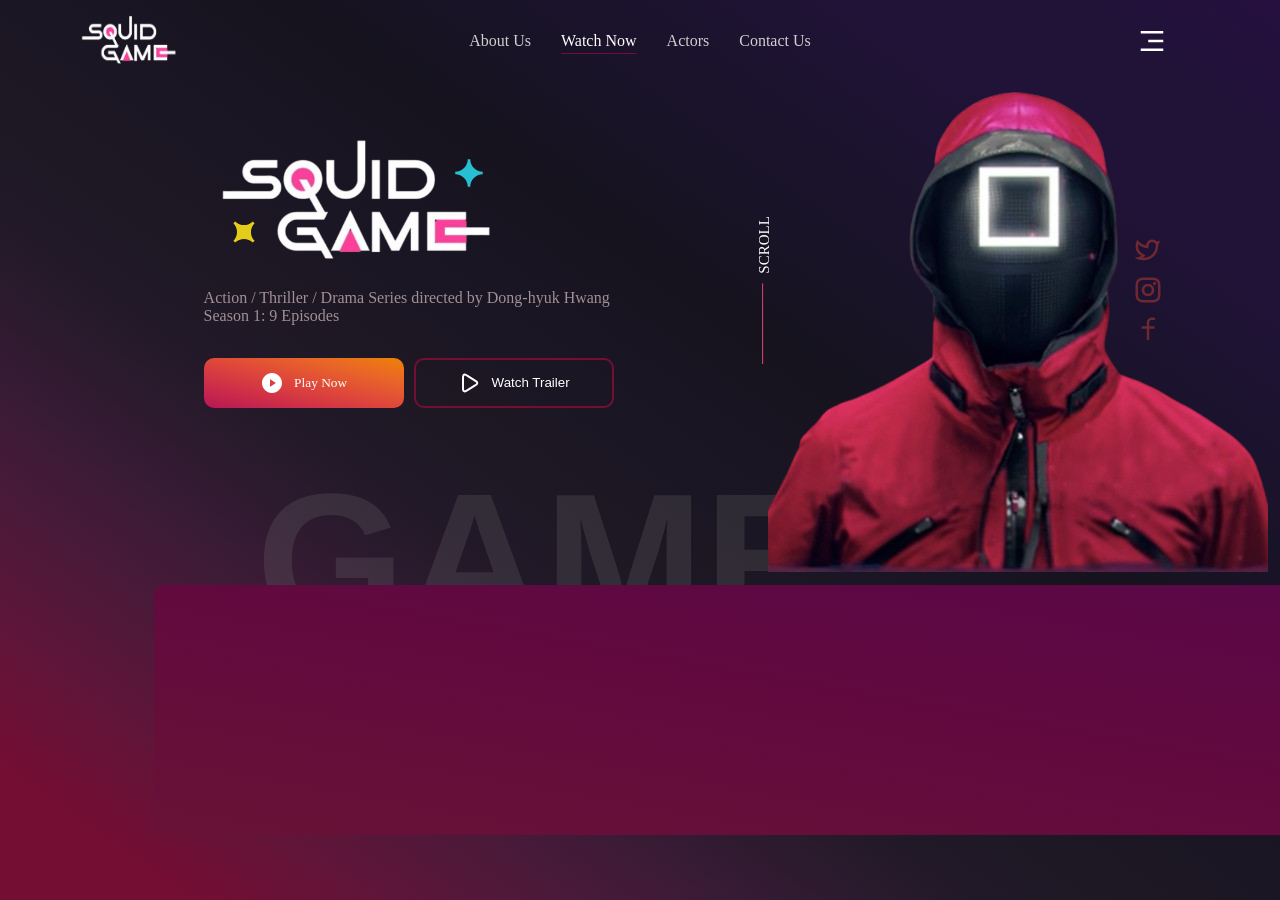
<file: Index.html>
<!DOCTYPE html>
<html lang="en">

<head>
    <meta charset="UTF-8">
    <meta name="viewport" content="width=device-width, initial-scale=1.0">
    <link rel="stylesheet" href="style.css">
    <title>Document</title>
</head>

<body>
    <header>
        <nav>
            <div class="nav_class_1" id="nav_id_1"><img src="Logo-1.png" alt="Logo Image">
            </div>
            <div class="nav_class_1" id="nav_id_2">
                <p>About Us</p>
                <p id="special_p"><u>Watch Now</u></p>
                <p>Actors</p>
                <p>Contact Us</p>
            </div>
            <div class="nav_class_1" id="nav_id_3"><img src="Hamburger-Icon.svg" alt="Icon Image"></div>
        </nav>
    </header>
    <main>
        <section>
            <div class="section_class_1" id="section_id_11">
                <div class="child_1_11" id="id_section_1">
                    <img src="Blue-Star.svg" alt="Star Image">
                </div>
                <img src="Logo-1.png" alt="Logo Icon">
                <div class="child_1_11" id="id_section_2">
                    <img src="Yellow-Star-1.svg" alt="Star Image">
                </div>
                <p>Action / Thriller / Drama Series directed by Dong-hyuk Hwang <br>
                    Season 1: 9 Episodes</p>
                <div id="button_div"> <button id="button_id_1"><img src="Hollow-Play-Icon.svg" alt="Play Image">Play
                        Now</button>
                    <button id="button_id_2"><img src="play-svgrepo-com.svg" alt="Play Image"> Watch Trailer</button>
                </div>

            </div>
            <div class="section_class_1" id="section_id_12">
                <h1>GAME</h1>
            </div>
            <div class="section_class_1" id="section_id_13">
                <p id="special_p2">_________</p>
                <p id="special_p1">SCROLL</p>
            </div>
            <div class="section_class_1" id="section_id_14">
                <img src="Squid_Man_Image-removebg-preview.png" alt="Squid Image">
            </div>
            <div class="section_class_1" id="section_id_15">
                <div class="social_media" id="social_media_11"><img src="facebook-line.svg" alt="Social media"></div>
                <div class="social_media" id="social_media_12"><img src="instagram-line.svg" alt="Social media"></div>
                <div class="social_media" id="social_media_13"><img src="twitter-line.svg" alt="Social media"></div>
            </div>
            <div class="section_class_1" id="section_id_16">
                <h2>SQUID</h2>
            </div>
        </section>

        <footer>
            <div class="footer_class_1">
                <div class="footer_child_1" id="footer_child_id_11"></div>
                <div class="footer_child_1" id="footer_child_id_12"></div>
                <div class="footer_child_1" id="footer_child_id_13"></div>
            </div> 
        </footer>
    </main>

</body>

</html>
</file>
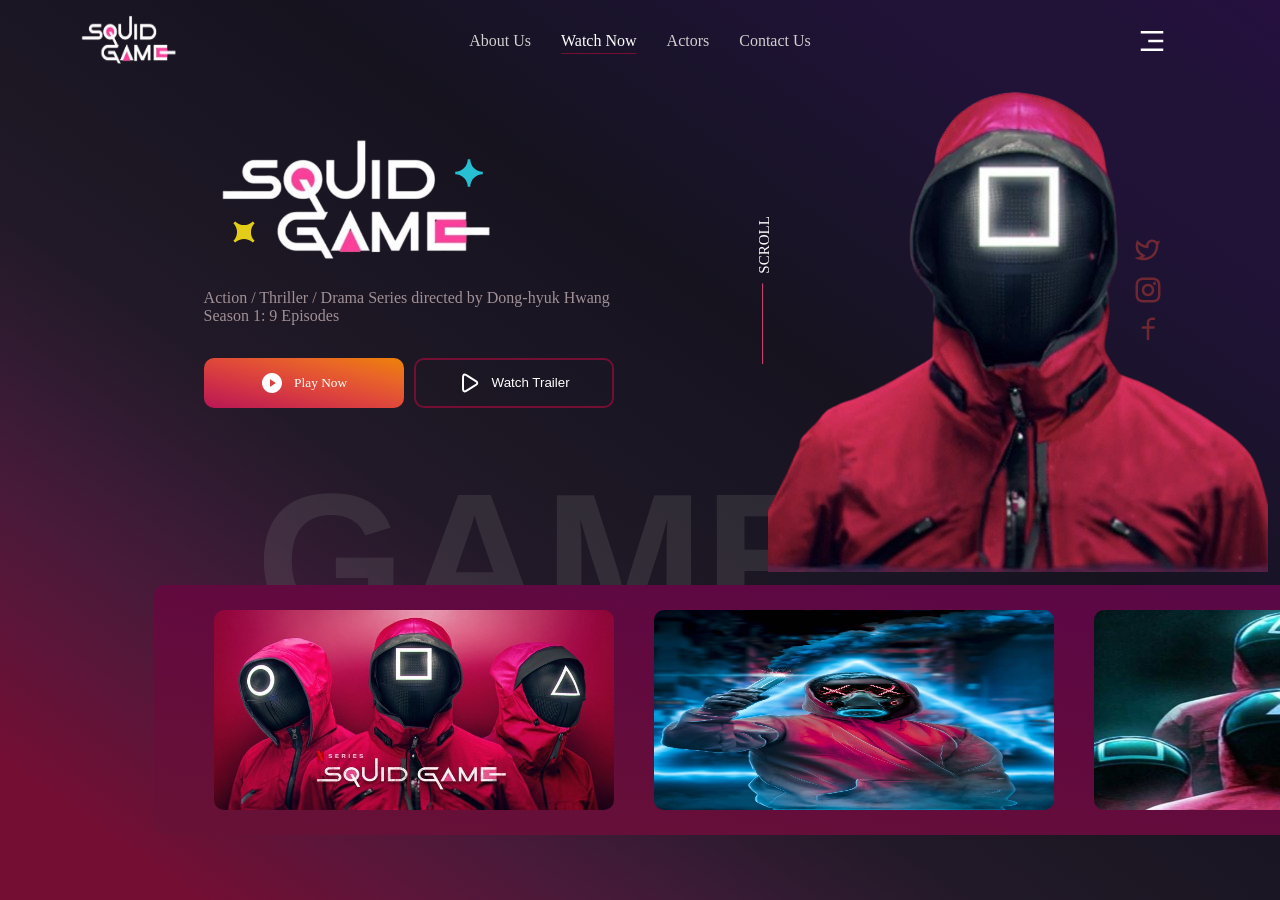
<file: index.html>
<!DOCTYPE html>
<html lang="en">

<head>
    <meta charset="UTF-8">
    <meta name="viewport" content="width=device-width, initial-scale=1.0">
    <link rel="stylesheet" href="style.css">
    <title>Document</title>
</head>

<body>
    <header>
        <nav>
            <div class="nav_class_1" id="nav_id_1"><img src="Logo-1.png" alt="Logo Image">
            </div>
            <div class="nav_class_1" id="nav_id_2">
                <p>About Us</p>
                <p id="special_p"><u>Watch Now</u></p>
                <p>Actors</p>
                <p>Contact Us</p>
            </div>
            <div class="nav_class_1" id="nav_id_3"><img src="Hamburger-Icon.svg" alt="Icon Image"></div>
        </nav>
    </header>
    <main>
        <section>
            <div class="section_class_1" id="section_id_11">
                <div class="child_1_11" id="id_section_1">
                    <img src="Blue-Star.svg" alt="Star Image">
                </div>
                <img src="Logo-1.png" alt="Logo Icon">
                <div class="child_1_11" id="id_section_2">
                    <img src="Yellow-Star-1.svg" alt="Star Image">
                </div>
                <p>Action / Thriller / Drama Series directed by Dong-hyuk Hwang <br>
                    Season 1: 9 Episodes</p>
                <div id="button_div"> <button id="button_id_1"><img src="Hollow-Play-Icon.svg" alt="Play Image">Play
                        Now</button>
                    <button id="button_id_2"><img src="play-svgrepo-com.svg" alt="Play Image"> Watch Trailer</button>
                </div>

            </div>
            <div class="section_class_1" id="section_id_12">
                <h1>GAME</h1>
            </div>
            <div class="section_class_1" id="section_id_13">
                <p id="special_p2">_________</p>
                <p id="special_p1">SCROLL</p>
            </div>
            <div class="section_class_1" id="section_id_14">
                <img src="Squid_Man_Image-removebg-preview.png" alt="Squid Image">
            </div>
            <div class="section_class_1" id="section_id_15">
                <div class="social_media" id="social_media_11"><img src="facebook-line.svg" alt="Social media"></div>
                <div class="social_media" id="social_media_12"><img src="instagram-line.svg" alt="Social media"></div>
                <div class="social_media" id="social_media_13"><img src="twitter-line.svg" alt="Social media"></div>
            </div>
            <div class="section_class_1" id="section_id_16">
                <h2>SQUID</h2>
            </div>
        </section>

        <footer>
            <div class="footer_class_1">
                <div class="footer_child_1" id="footer_child_id_11"><img src="./Image-1.jpg" alt="IMAGE 1"></div>
                <div class="footer_child_1" id="footer_child_id_12"><img src="./Image-2.jpg" alt="IMAGE 2"></div>
                <div class="footer_child_1" id="footer_child_id_13"><img src="./Image-3.jpg" alt="IMAGE 3"></div>
            </div> 
        </footer>
    </main>

</body>

</html>
</file>
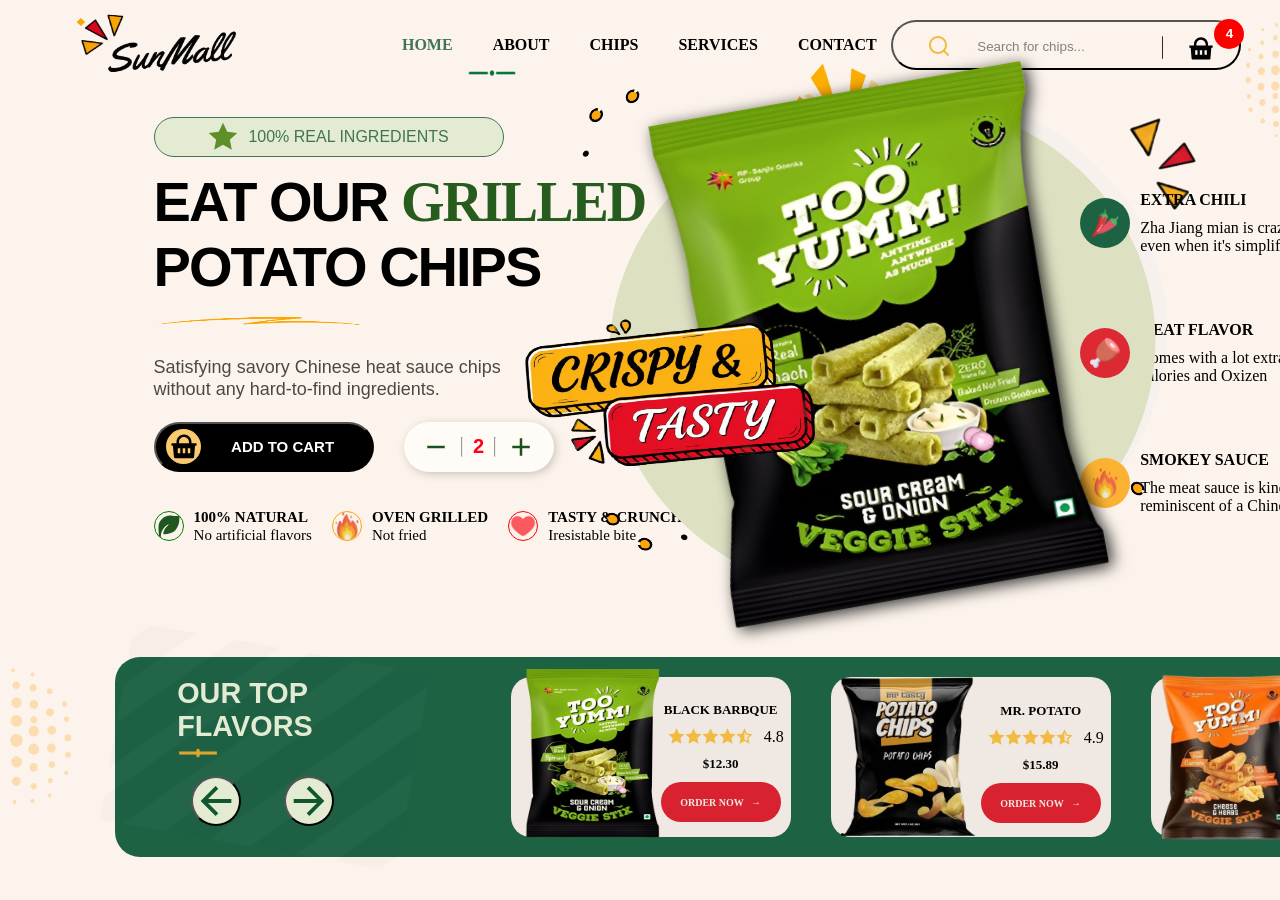
<file: index2.html>
<!DOCTYPE html>
<html lang="en">

<head>
    <meta charset="UTF-8">
    <meta name="viewport" content="width=device-width, initial-scale=1.0">
    <link rel="stylesheet" href="style2.css">
    <title>Document</title>
</head>

<body>
    <header>
        <nav>
            <div class="nav_class_1" id="nav_id_1">
                <img src="nav-logo-1.png" alt="Logo">
            </div>
            <div class="nav_class_1" id="nav_id_2">
                <b>
                    <p style="color: #417457;">HOME</p>
                </b>
                <img src="symbol-1.png" alt="symbol image">
                <b>
                    <p>ABOUT</p>
                </b>
                <b>
                    <p>CHIPS</p>
                </b>
                <b>
                    <p>SERVICES</p>
                </b>
                <b>
                    <p>CONTACT</p>
                </b>
            </div>
            </div>
            <div class="nav_class_1" id="nav_id_3">
                <button id="special_search_bar_id">
                    <div class="nav_3_class" id="nav_3_inner_11"><img src="search-line.svg" alt="Search Icon"></div>
                    <p id="search_bar_text">Search for chips...</p>
                    <p id="search_bar_line">___</p>
                    <div class="nav_3_class" id="nav_3_inner_12"><img src="shopping-basket-fill.svg"
                            alt="Basket Icon"></div>
                    <div class="nav_3_class" id="nav_3_inner_13">
                        <b>
                            <p>4</p>
                        </b>
                    </div>
                </button>
            </div>
        </nav>
    </header>
    <main>
        <section class="section_class_1" id="Section_id_1">
            <div class="section_1_child_class" id="section_1_child_id_11">
                <img src="./Green-Star.svg" alt="Star Icon">
                <p>100% REAL INGREDIENTS</p>
            </div>
            <div class="section_1_child_class" id="section_1_child_id_12">
                <pre><h1>EAT OUR <span style="color: #265D1F;">GRILLED <br></span>POTATO CHIPS</h1></pre>
            </div>
            <div class="section_1_child_class" id="section_1_child_id_13">
                <img src="ChatGPT-image.png" alt="Line Icon">
            </div>
            <div class="section_1_child_class" id="section_1_child_id_14">
                <p>Satisfying savory Chinese heat sauce chips <br> without any hard-to-find ingredients.</p>
            </div>
            <div class="section_1_child_class" id="section_1_child_id_15">
                <button class="button_1" id="basket_button_1">
                    <div id="basket_img"><img src="shopping-basket-fill.svg" alt="Shopping Basket Icon"></div>
                    <b>
                        <p>ADD TO CART</p>
                    </b>
                </button>

                <div class="button_1" id="basket_button_2">
                    <button class="button_2" id="Quantity_button_1"><img src="subtract-line.svg"
                            alt="Subtract Icon"></button>
                    <b>
                        <hr id="hr_1">
                    </b>
                    <b>
                        <p>2</p>
                    </b>
                    <b>
                        <hr id="hr_2">
                    </b>
                    <button class="button_2" id="Quantity_button_2"><img src="add-line.svg" alt="Add Icon"></button>
                </div>


            </div>
            <div class="section_1_child_class" id="section_1_child_id_16">
                <div id="leaf" class="icons_child_16"><img src="leaf-fill.svg" alt="Leaf Icon">
                    <p><span style="font-weight: bolder;">100% NATURAL</span><br> No artificial flavors</p>
                </div>

                <div id="fire" class="icons_child_16"><img src="fire.png" alt="Fire Icon">
                    <p> <span style="font-weight: bolder;">OVEN GRILLED</span> <br> Not fried</p>
                </div>

                <div id="heart" class="icons_child_16"><img src="heart.png" alt="Heart Icon">
                    <p> <span style="font-weight: bolder;">TASTY & CRUNCHY</span> <br> Iresistable bite</p>
                </div>
            </div>
        </section>
        <section class="section_class_2" id="Section_id_2">
            <div class="section_2_child_class" id="section_2_child_id_11"><img src="Center-Art-1.svg" alt=""></div>
            <div class="section_2_child_class" id="section_2_child_id_12"><img src="Center-Art-2.svg" alt=""></div>
            <div class="section_2_child_class" id="section_2_child_id_13"><img
                    src="Main_Chip_Packet-removebg-preview.png" alt="Chips Image"></div>
            <div class="section_2_child_class" id="section_2_child_id_14"><img src="Middle-Art.png"
                    alt="Middle Art Image"></div>
            <div class="section_2_child_class" id="section_2_child_id_15"><img src="Top-Art.png" alt="Top Art Image">
            </div>
            <div class="section_2_child_class" id="section_2_child_id_16"><img src="Side-Art.png"
                    alt="Side Art Image"></div>
            <div class="section_2_child_class" id="section_2_child_id_17"><img src="Side-Art.png"
                    alt="Side Art Image"></div>
            <div class="section_2_child_class" id="section_2_child_id_18"><img src="Side-Art.png"
                    alt="Side Art Image"></div>
            <div class="section_2_child_class" id="section_2_child_id_19"><img
                    src="SunMall_crackers_HD-removebg-preview.png" alt="Side Art Image"></div>
                    
        </section>
        <section class="section_class_3" id="Section_id_3">
            <img src="Strips.jpg" alt="Strips Image">
            <div class="section_3_child_class" id="section_3_child_id_11">
                <b>
                    <p>OUR TOP <br> FLAVORS</p>
                </b>
                <div class="inner_child_class1" id="inner_child_id_1_11"><img src="power.png" alt="Symbol Image">
                </div>
                <button class="inner_child_class1" id="inner_child_id_1_12"><img src="arrow-left-line.svg"
                        alt="Arrow Icon Left"></button>
                <button class="inner_child_class1" id="inner_child_id_1_13"><img src="arrow-right-line.svg"
                        alt="Arrow Icon Left"> </button>
            </div>
            <div class="section_3_child_class" id="section_3_child_id_12">
                <div class="inner_child_class2" id="inner_child_id_2_11"><img
                        src="Main_Chip_Packet-removebg-preview.png" alt="Vegie_Sticks_Image">
                    <div id="special_first_chip_packet">
                        <B>
                            <P>BLACK BARBQUE</P>
                        </B>
                        <div class="rating_star_icon_1">
                            <img src="star-fill.svg" alt="Star Icon">
                            <img src="star-fill.svg" alt="Star Icon">
                            <img src="star-fill.svg" alt="Star Icon">
                            <img src="star-fill.svg" alt="Star Icon">
                            <img src="star-half-fill.svg" alt="Star Icon">
                            <p>4.8</p>
                        </div>
                        <b>
                            <p>$12.30</p>
                        </b>
                        <button id="first_chip_button"><b>
                                <pre><p style="font-family: 'Poppins'; color: #F0E8E2; font-size: 10px;">ORDER NOW   →</p></pre>
                            </b></button>

                    </div>

                </div>
                <div class="inner_child_class2" id="inner_child_id_2_12"><img src="Chip.png"
                        alt="Hot_Spicy_Chip_Image">
                    <div id="special_second_chip_packet">
                        <B>
                            <P>MR. POTATO</P>
                        </B>
                        <div class="rating_star_icon_1">
                            <img src="star-fill.svg" alt="Star Icon">
                            <img src="star-fill.svg" alt="Star Icon">
                            <img src="star-fill.svg" alt="Star Icon">
                            <img src="star-fill.svg" alt="Star Icon">
                            <img src="star-half-fill.svg" alt="Star Icon">
                            <p>4.9</p>
                        </div>
                        <b>
                            <p>$15.89</p>
                        </b>
                        <button id="first_chip_button"><b>
                                <pre><p style="font-family: 'Poppins'; color: #F0E8E2; font-size: 10px;">ORDER NOW   →</p></pre>
                            </b></button>
                    </div>
                </div>
                <div class="inner_child_class2" id="inner_child_id_2_13"><img
                        src="Chip_Packet_3rd-removebg-preview.png" alt="Salted_chip_image">
                    <div id="special_third_chip_packet">
                        <B>
                            <P>TOM YOMM</P>
                        </B>
                        <div class="rating_star_icon_1">
                            <img src="star-fill.svg" alt="Star Icon">
                            <img src="star-fill.svg" alt="Star Icon">
                            <img src="star-fill.svg" alt="Star Icon">
                            <img src="star-fill.svg" alt="Star Icon">
                            <img src="star-half-fill.svg" alt="Star Icon">
                            <p>4.7</p>
                        </div>
                        <b>
                            <p>$11.50</p>
                        </b>
                        <button id="first_chip_button"><b>
                                <pre><p style="font-family: 'Poppins'; color: #F0E8E2; font-size: 10px;">ORDER NOW   →</p></pre>
                            </b></button>
                    </div>
                </div>
            </div>
        </section>

        <section class="section_class_4" id="Section_id_4">
            <div class="side_class_1">
                <div class="inner_side_special_class_1" id="inner_special_1_id1"><img src="chili.png"
                        alt="Chili Icon"></div>
                <div class="inner_side_special_class_1" id="inner_special_1_id2">
                    <b>
                        <p>EXTRA CHILI</p>
                    </b>
                    <P>Zha Jiang mian is crazy hot <br> even when it's simplified</P>
                </div>
            </div>
            <div class="side_class_1">
                <div class="inner_side_special_class_2" id="inner_special_2_id1"><img src="meat.png" alt="Meat Icon">
                </div>
                <div class="inner_side_special_class_2" id="inner_special_2_id2">
                    <b>
                        <p>HEAT FLAVOR</p>
                    </b>
                    <P>Comes with a lot extra energy <br> calories and Oxizen</P>
                </div>
            </div>
            <div class="side_class_1">
                <div class="inner_side_special_class_3" id="inner_special_3_id1"><img src="fire.png" alt="Fire Icon">
                </div>
                <div class="inner_side_special_class_3" id="inner_special_3_id2">
                    <b>
                        <p>SMOKEY SAUCE</p>
                    </b>
                    <P>The meat sauce is kind of <br> reminiscent of a Chinese.</P>
                </div>
            </div>
            <div class="special_line_class"></div>
        </section>

        <section class="section_class_5" id="Section_id_5">
            <div class="special_side_art" id="special_side_art_id1"><img src="Footer-side-art.png"
                    alt="Side Art Image"></div>
        </section>

        <section class="section_class_6" id="Section_id_6">
            <div class="special_side_art" id="special_side_art_id2"><img src="Footer-side-art.png"
                    alt="Side Art Image"></div>
        </section>

    </main>
</body>

</html>
</file>
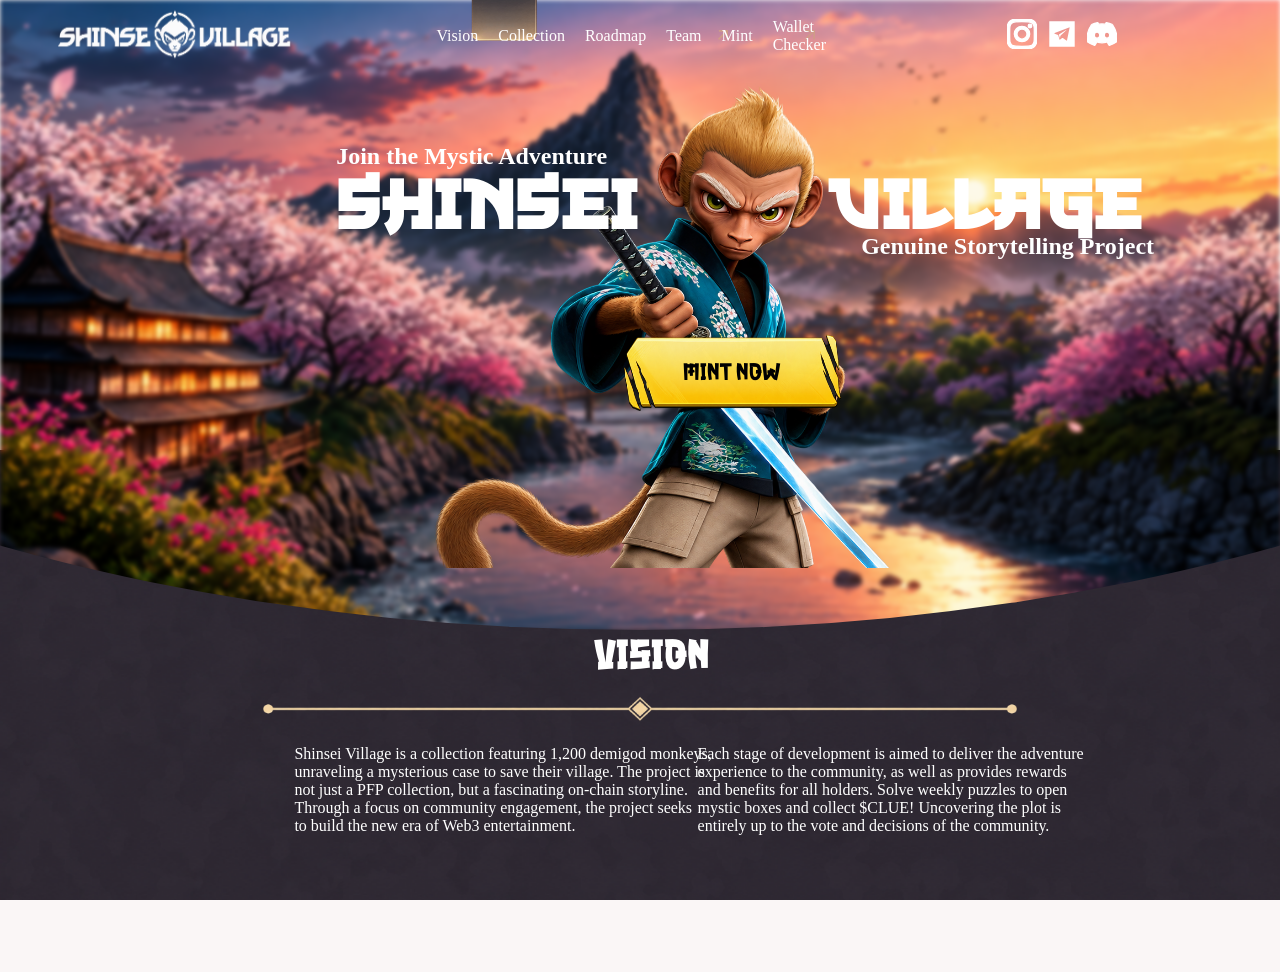
<file: index3.html>
<!DOCTYPE html>
<html lang="en">

<head>
    <meta charset="UTF-8">
    <meta name="viewport" content="width=device-width, initial-scale=1.0">
    <link rel="stylesheet" href="style3.css">
    <title>Document</title>
</head>

<body>
    <header>
        <nav>
            <div class="nav_class_1" id="nav_id_1">
                <img src="Main-Logo-T3.png" alt="Logo Icon">
            </div>
            <div class="nav_class_1" id="nav_id_2">
                <p>Vision</p>
                <p>Collection</p>
                <p>Roadmap</p>
                <p>Team</p>
                <p>Mint</p>
                <p>Wallet Checker</p>
                <div id="arrow_div_1"><img src="nav-effect-T3.png" alt="Effect Icon"></div>
                <div id="arrow_div_2"><img src="arrow-right-up-line.svg" alt="Arrow Icon"></div>
                <div id="arrow_div_3"><img src="arrow-right-up-line.svg" alt="Arrow Icon"></div>
            </div>
            <div class="nav_class_1" id="nav_id_3">
                <div class="inner_nav_3_class" id="inner_nav_3_id1"><img src="Instagram-Icon-1.svg"
                        alt="Instagram Icon"></div>
                <div class="inner_nav_3_class" id="inner_nav_3_id2"><img src="telegram-svgrepo-com.svg"
                        alt="Telegram Icon"></div>
                <div class="inner_nav_3_class" id="inner_nav_3_id3"><img src="discord-svgrepo-com (1).svg"
                        alt="Discord Icon"></div>
            </div>
        </nav>
    </header>
    <main>
        <section class="section_class_1" id="section_id_1">
            <div id="main_image_id_1"></div>
        </section>
        <section class="section_class_2" id="section_id_2">
            <div id="main_image_id_2"></div>
        </section>
        <section class="section_class_3" id="section_id_3">
            <div class="inner_section_class_3" id="inner_section_3_id_1"></div>
            <button class="inner_section_class_3" id="inner_section_3_id_2">
                <p>MINT NOW</p>
            </button>
            <div class="inner_section_class_3" id="inner_section_3_id_3">
                <b>
                    <p id="Middle_para_1">Join the Mystic Adventure</p>
                </b>
                <b>
                    <p id="Middle_para_2">SHINSEI</p>
                </b>
                <b>
                    <p id="Middle_para_3">VILLAGE</p>
                </b>
                <pre><b><p id="Middle_para_4">Genuine Storytelling Project</p></b></pre>
            </div>
        </section>
        <section class="section_class_4" id="section_id_4">
            <b>
                <p>VISION</p>
            </b>
            <div class="inner_section_class_4" id="inner_section_4_id_1"><img src="Special-Line-T3.png"
                    alt="Special Line"></div>
            <div class="inner_section_class_4" id="inner_section_4_id_2">
                <p>Shinsei Village is a collection featuring 1,200 demigod monkeys, <br> unraveling a mysterious case to
                    save their village. The project is <br> not just a PFP collection, but a fascinating on-chain
                    storyline. <br> Through a focus on community engagement, the project seeks <br> to build the new era
                    of Web3 entertainment.</p>
            </div>
            <div class="inner_section_class_4" id="inner_section_4_id_3">
                <p>Each stage of development is aimed to deliver the adventure <br> experience to the community, as well
                    as provides rewards <br> and benefits for all holders. Solve weekly puzzles to open <br> mystic
                    boxes and collect $CLUE! Uncovering the plot is <br> entirely up to the vote and decisions of the
                    community.</p>
            </div>
            <div class="inner_section_class_4" id="inner_section_4_id_4"></div>
        </section>
        <section class="section_class_5" id="section_id_5"></section>
    </main>

</body>

</html>
</file>
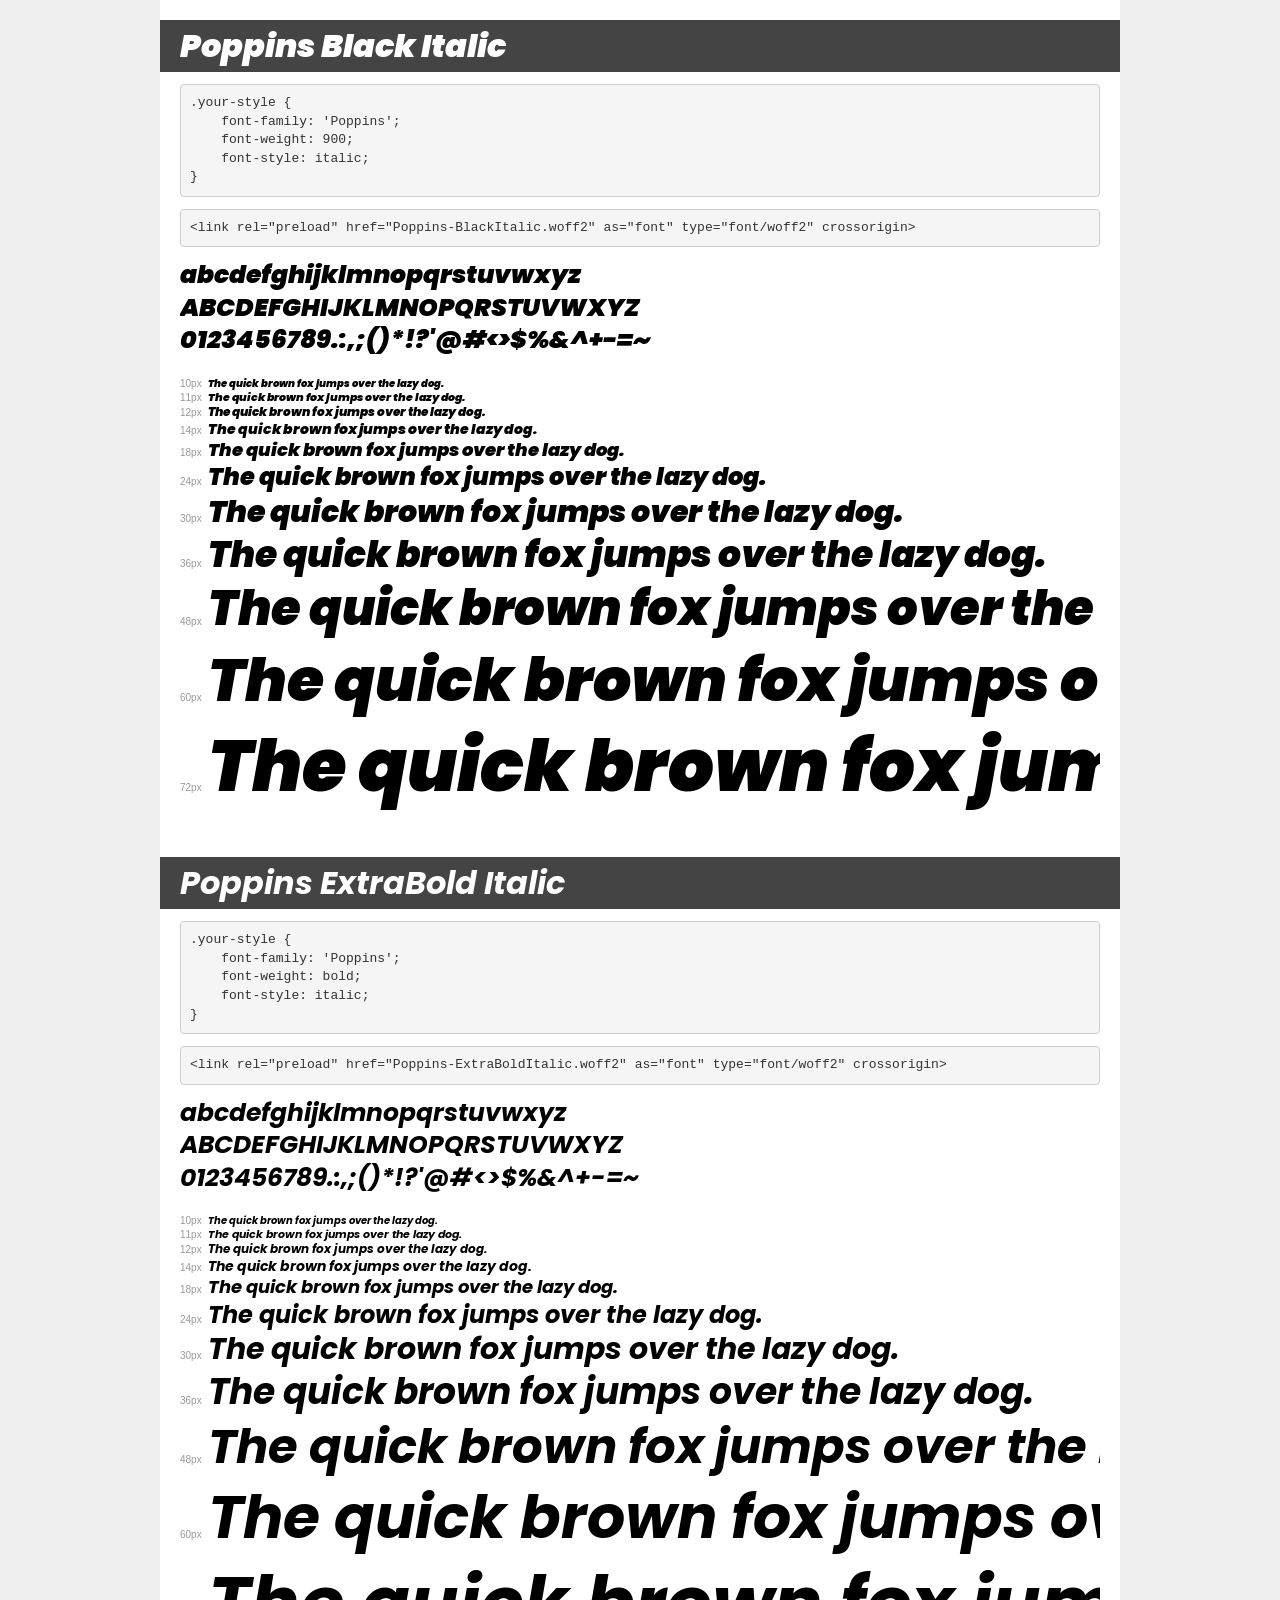
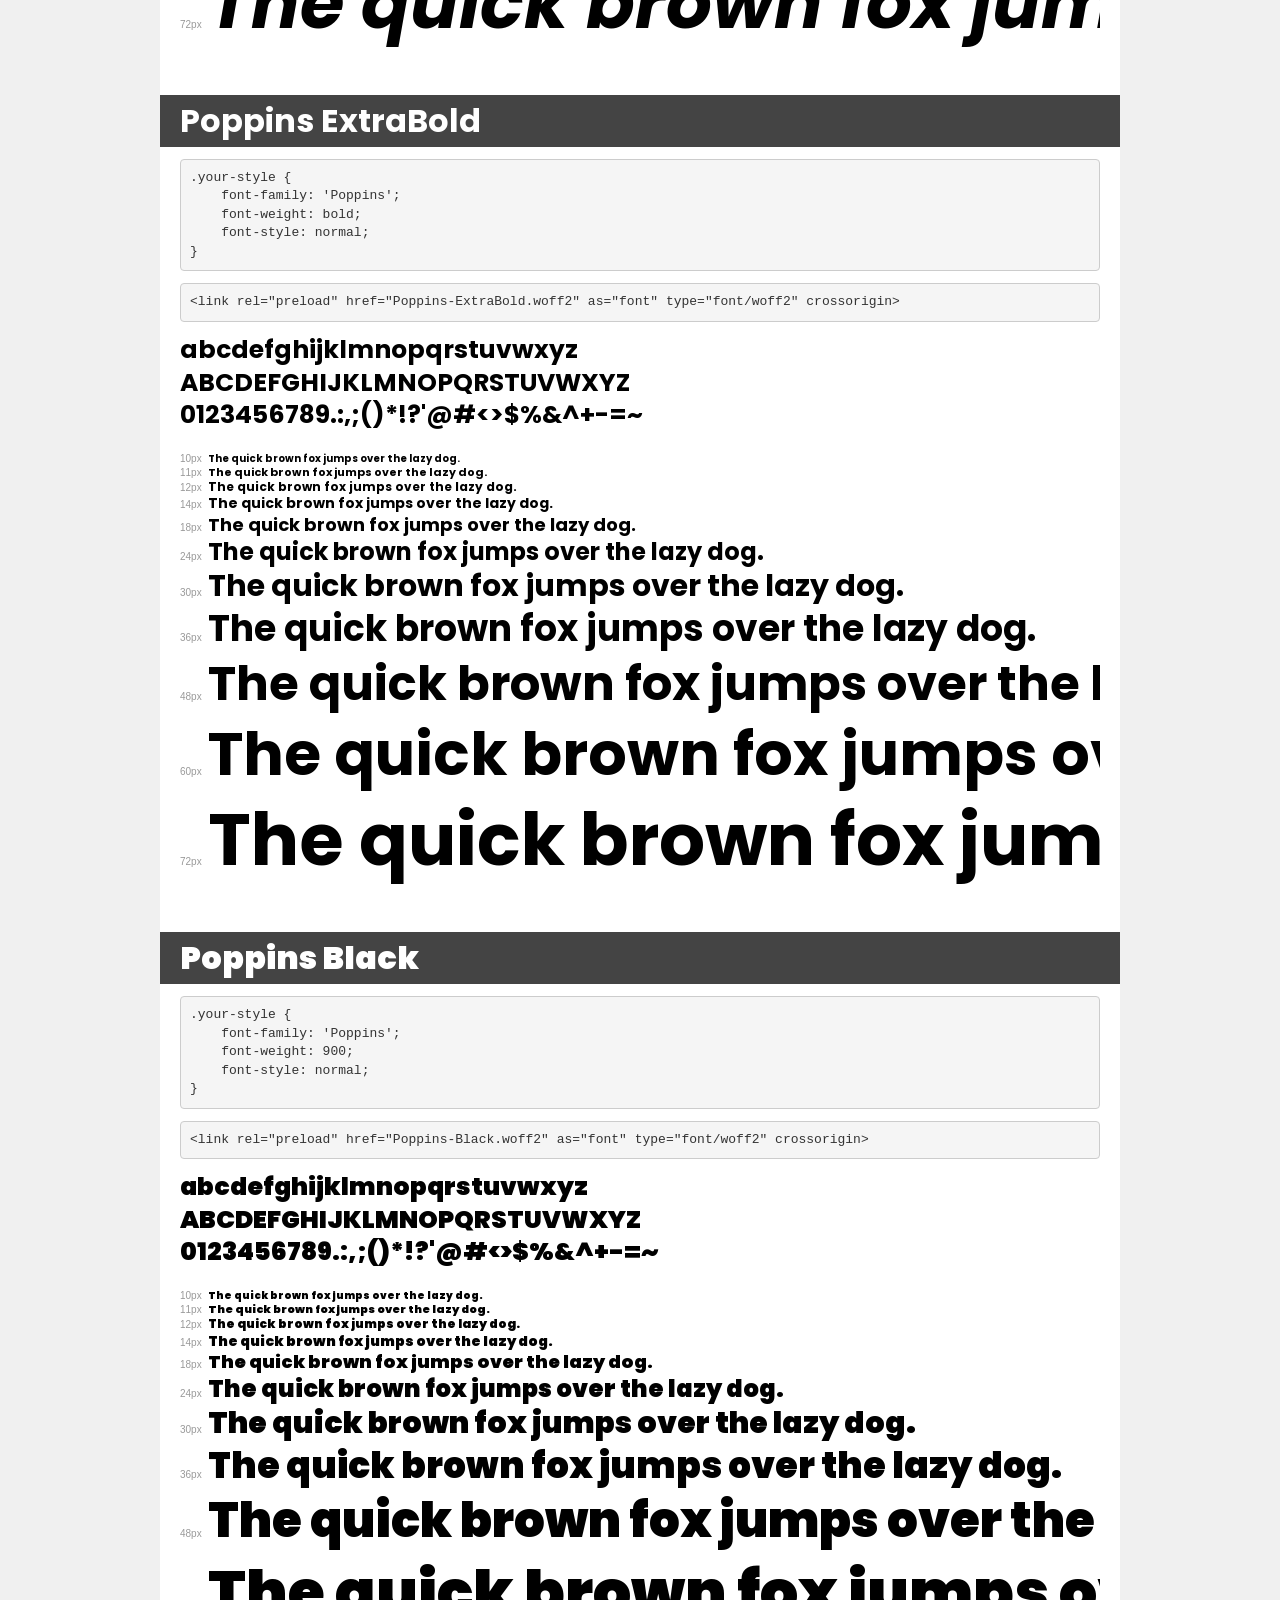
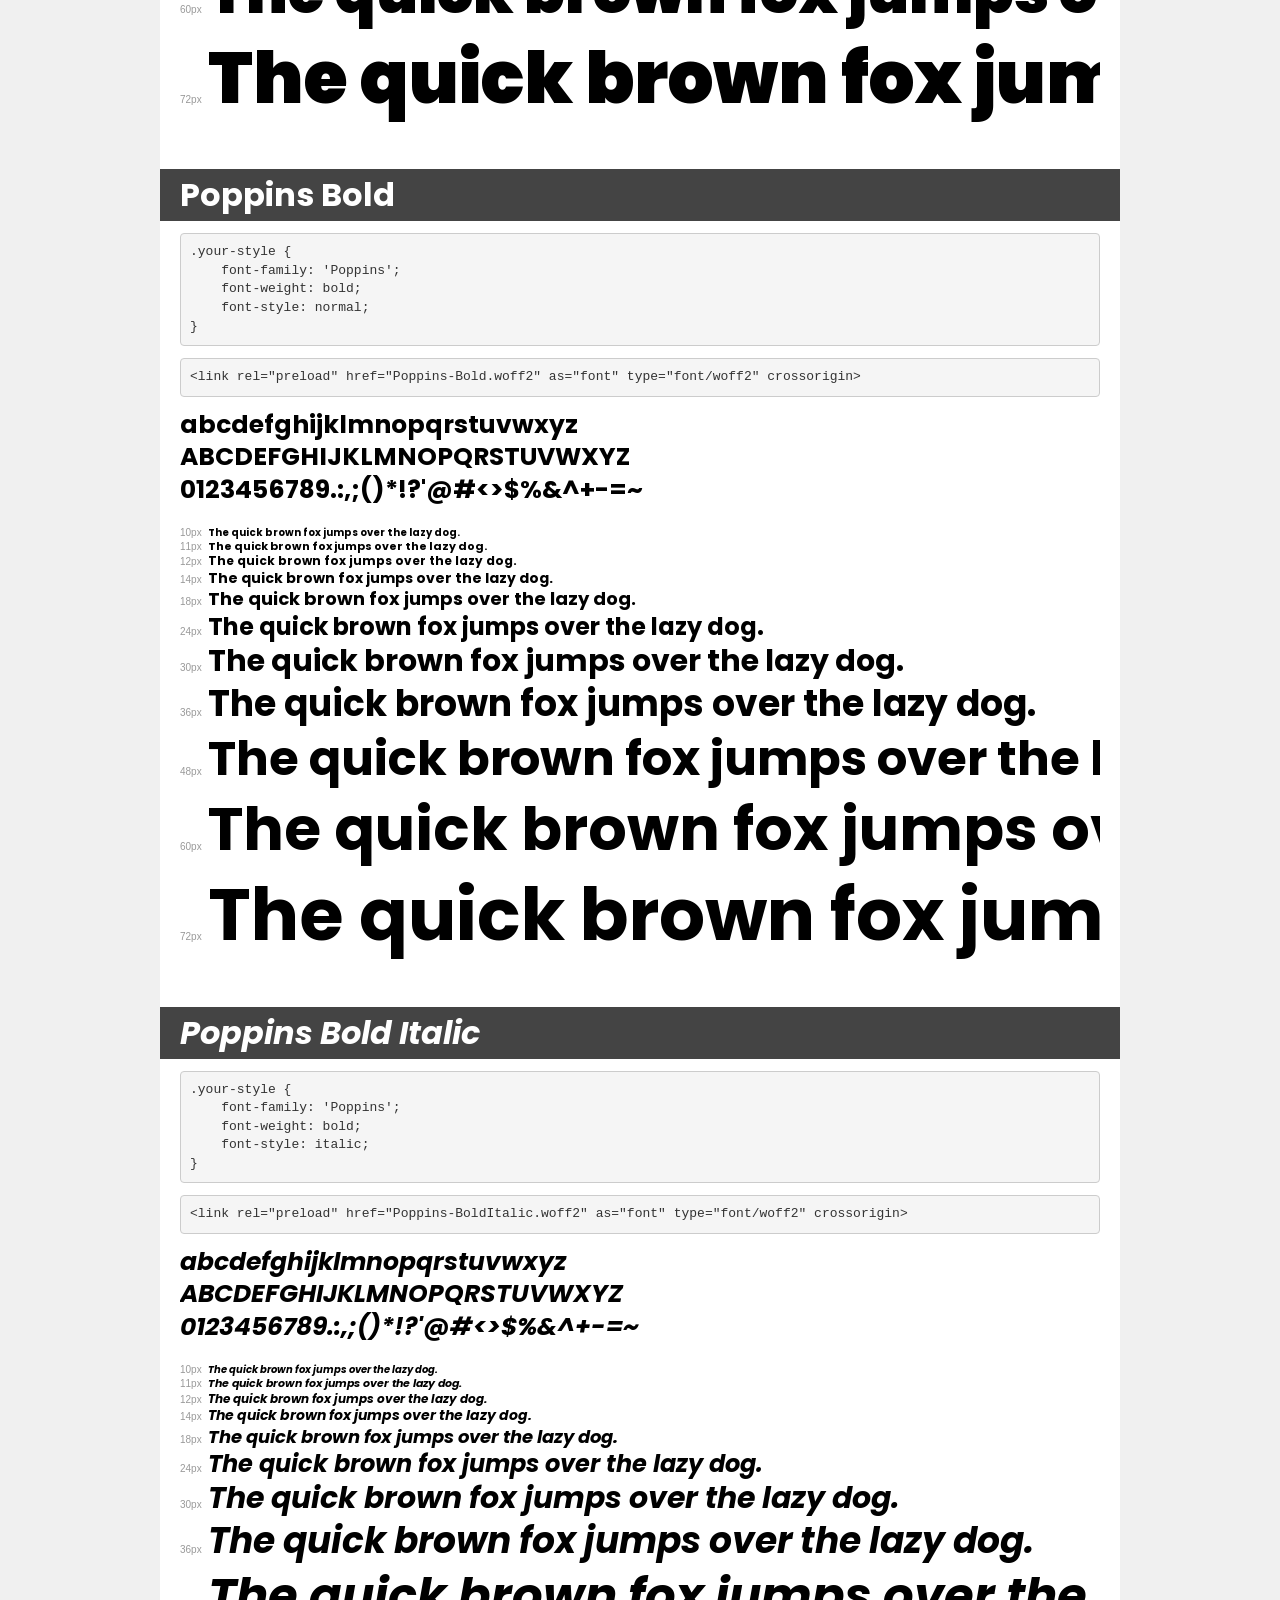
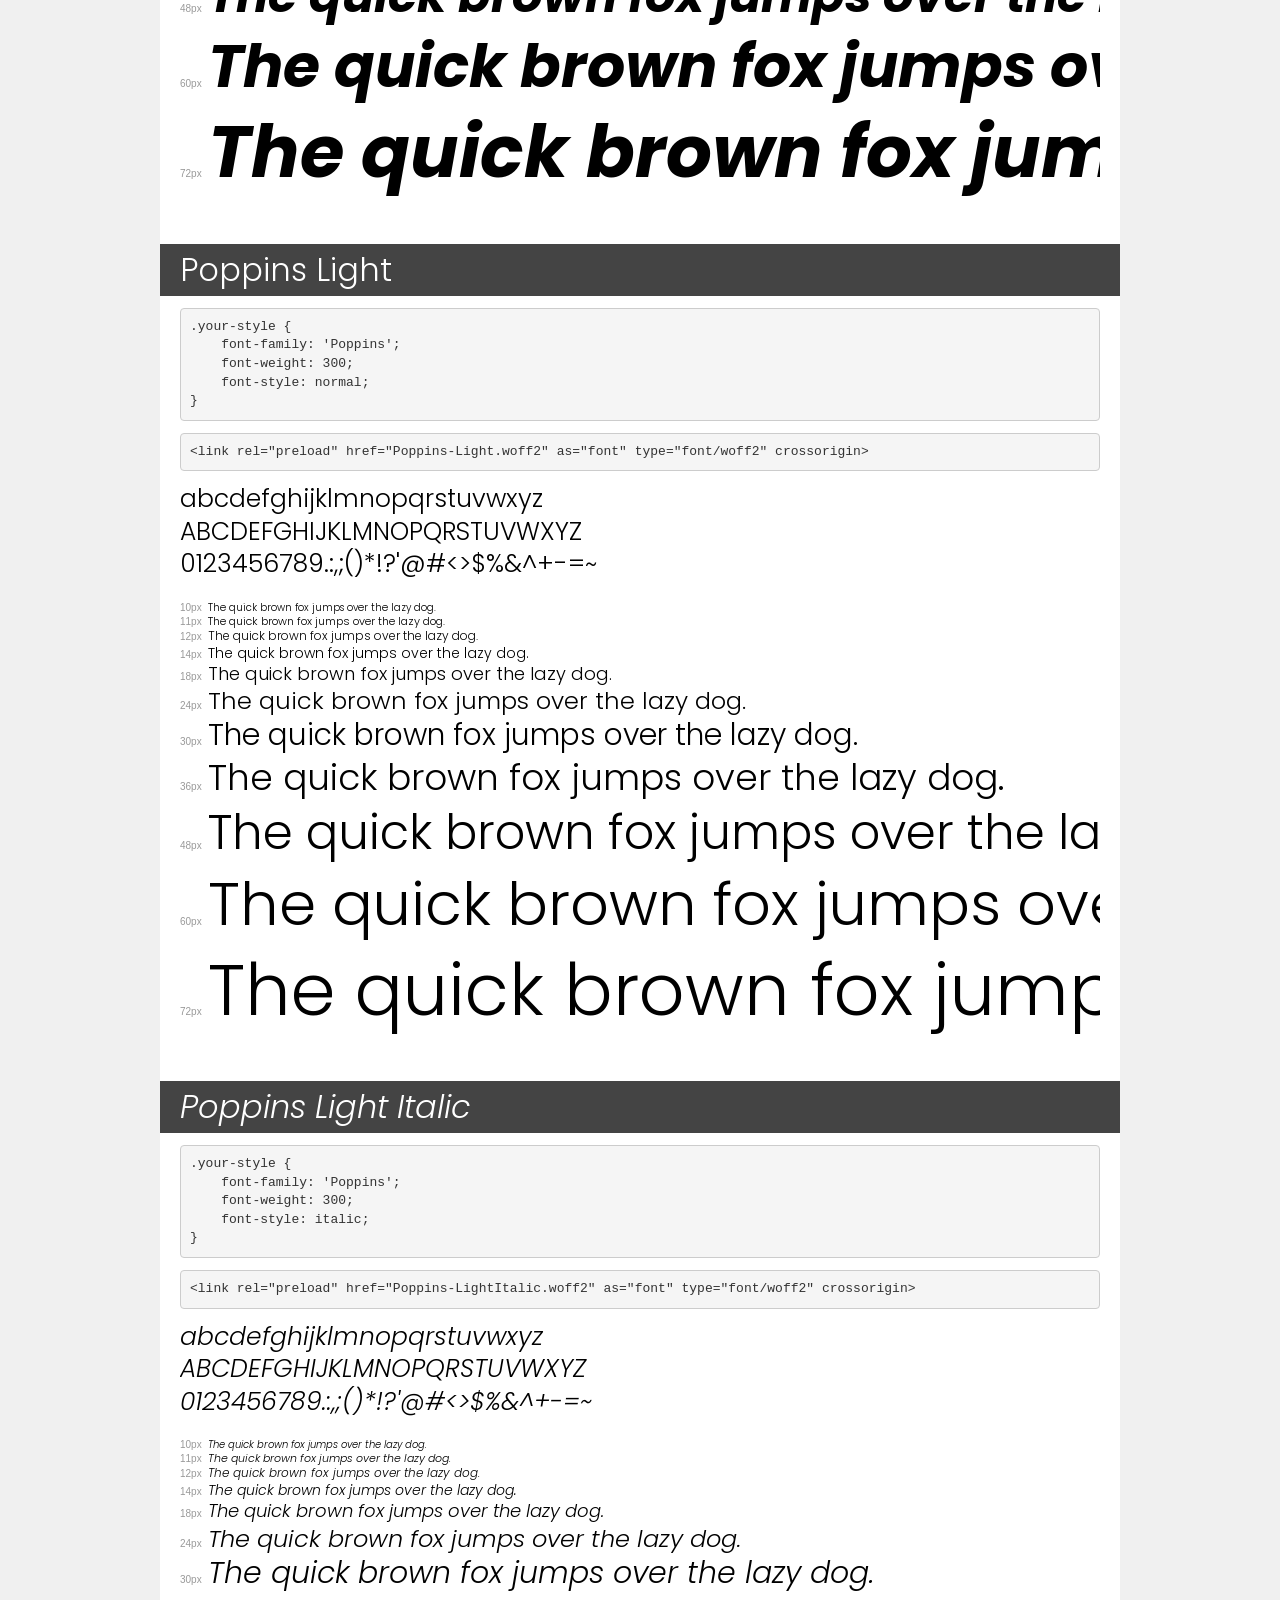
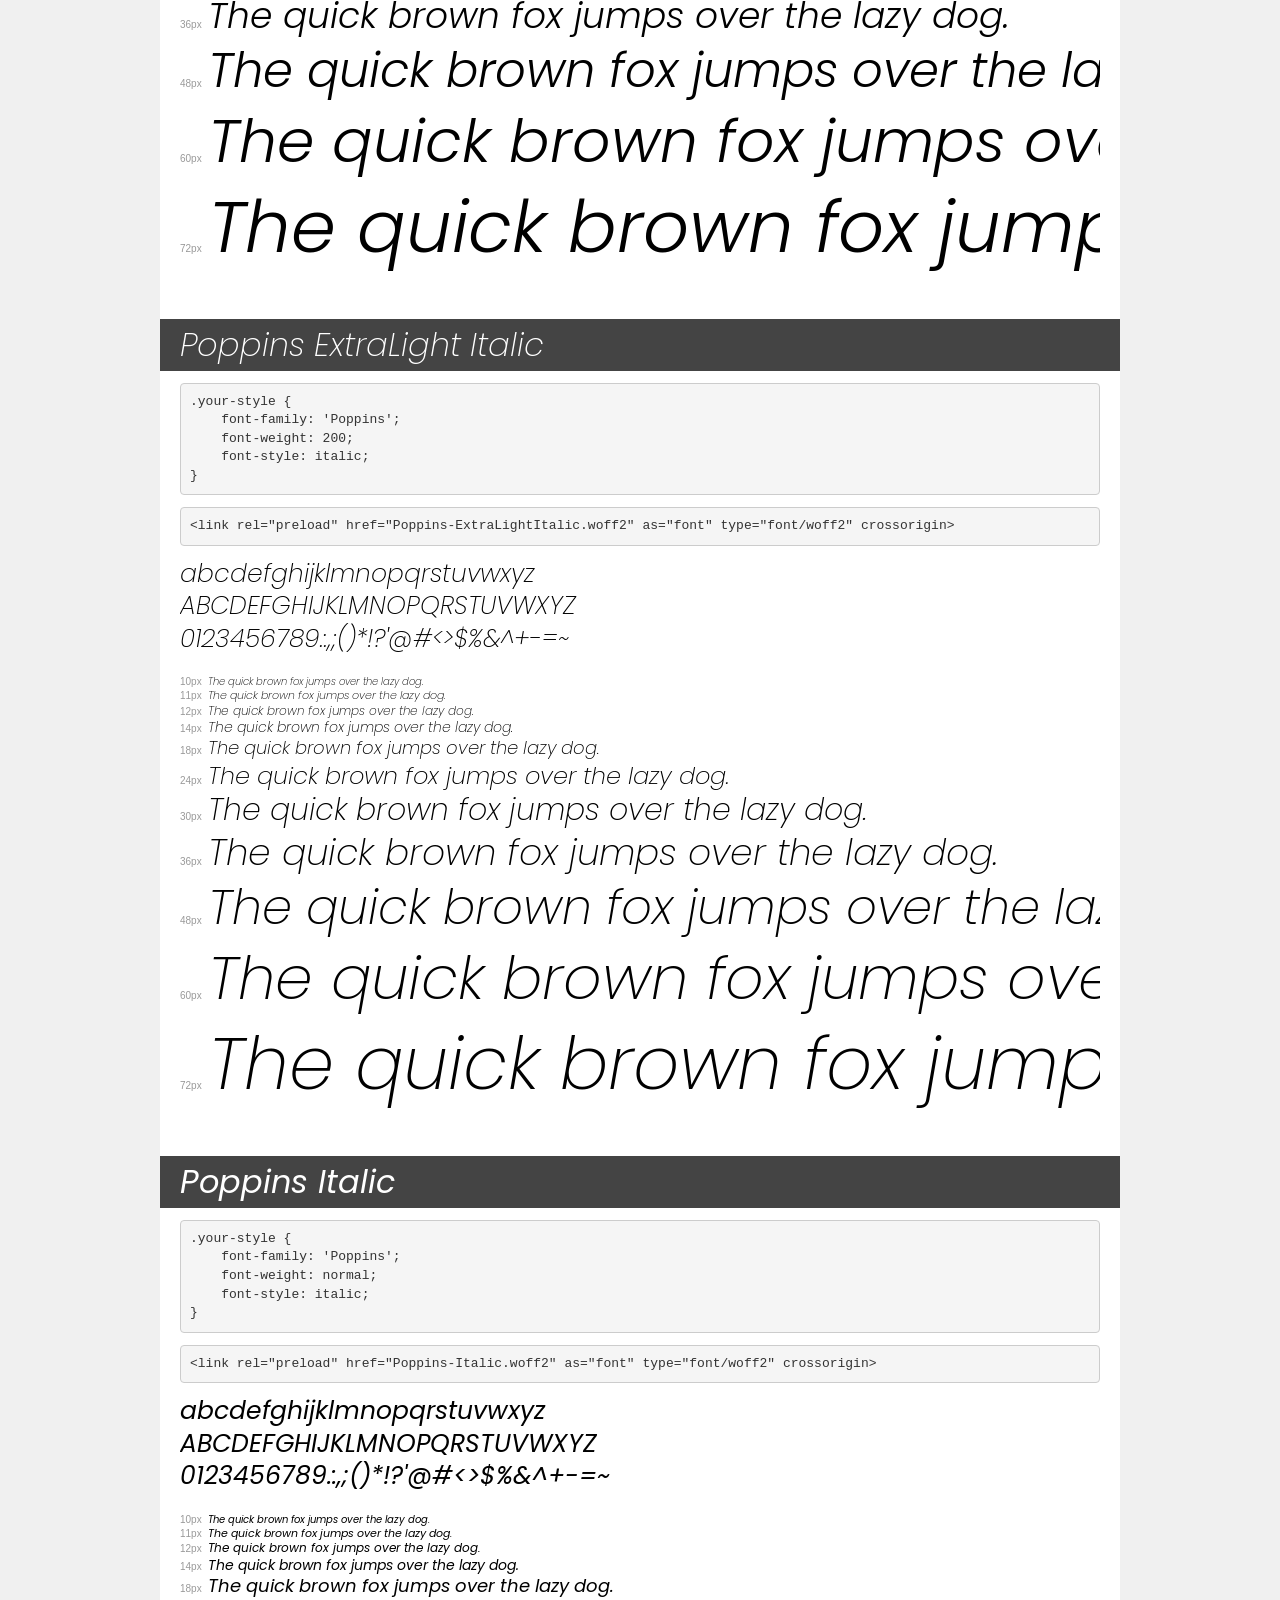
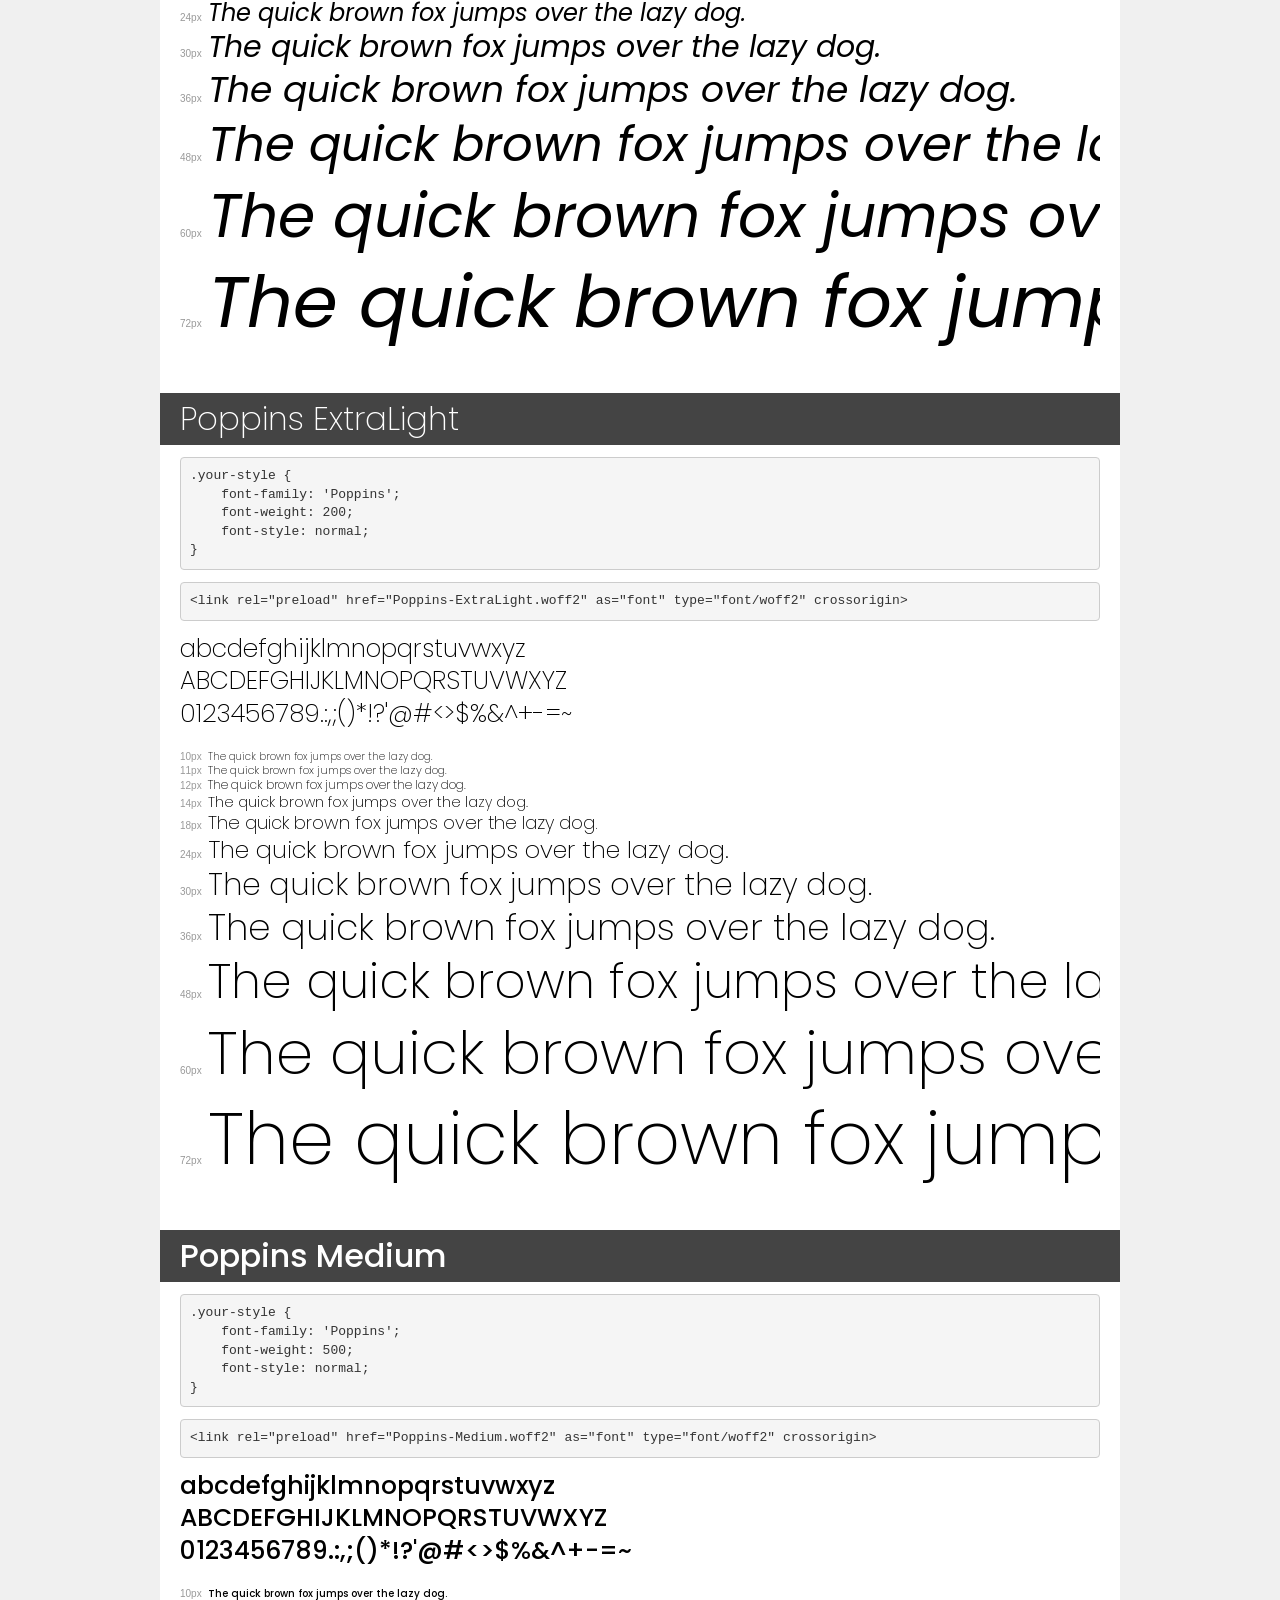
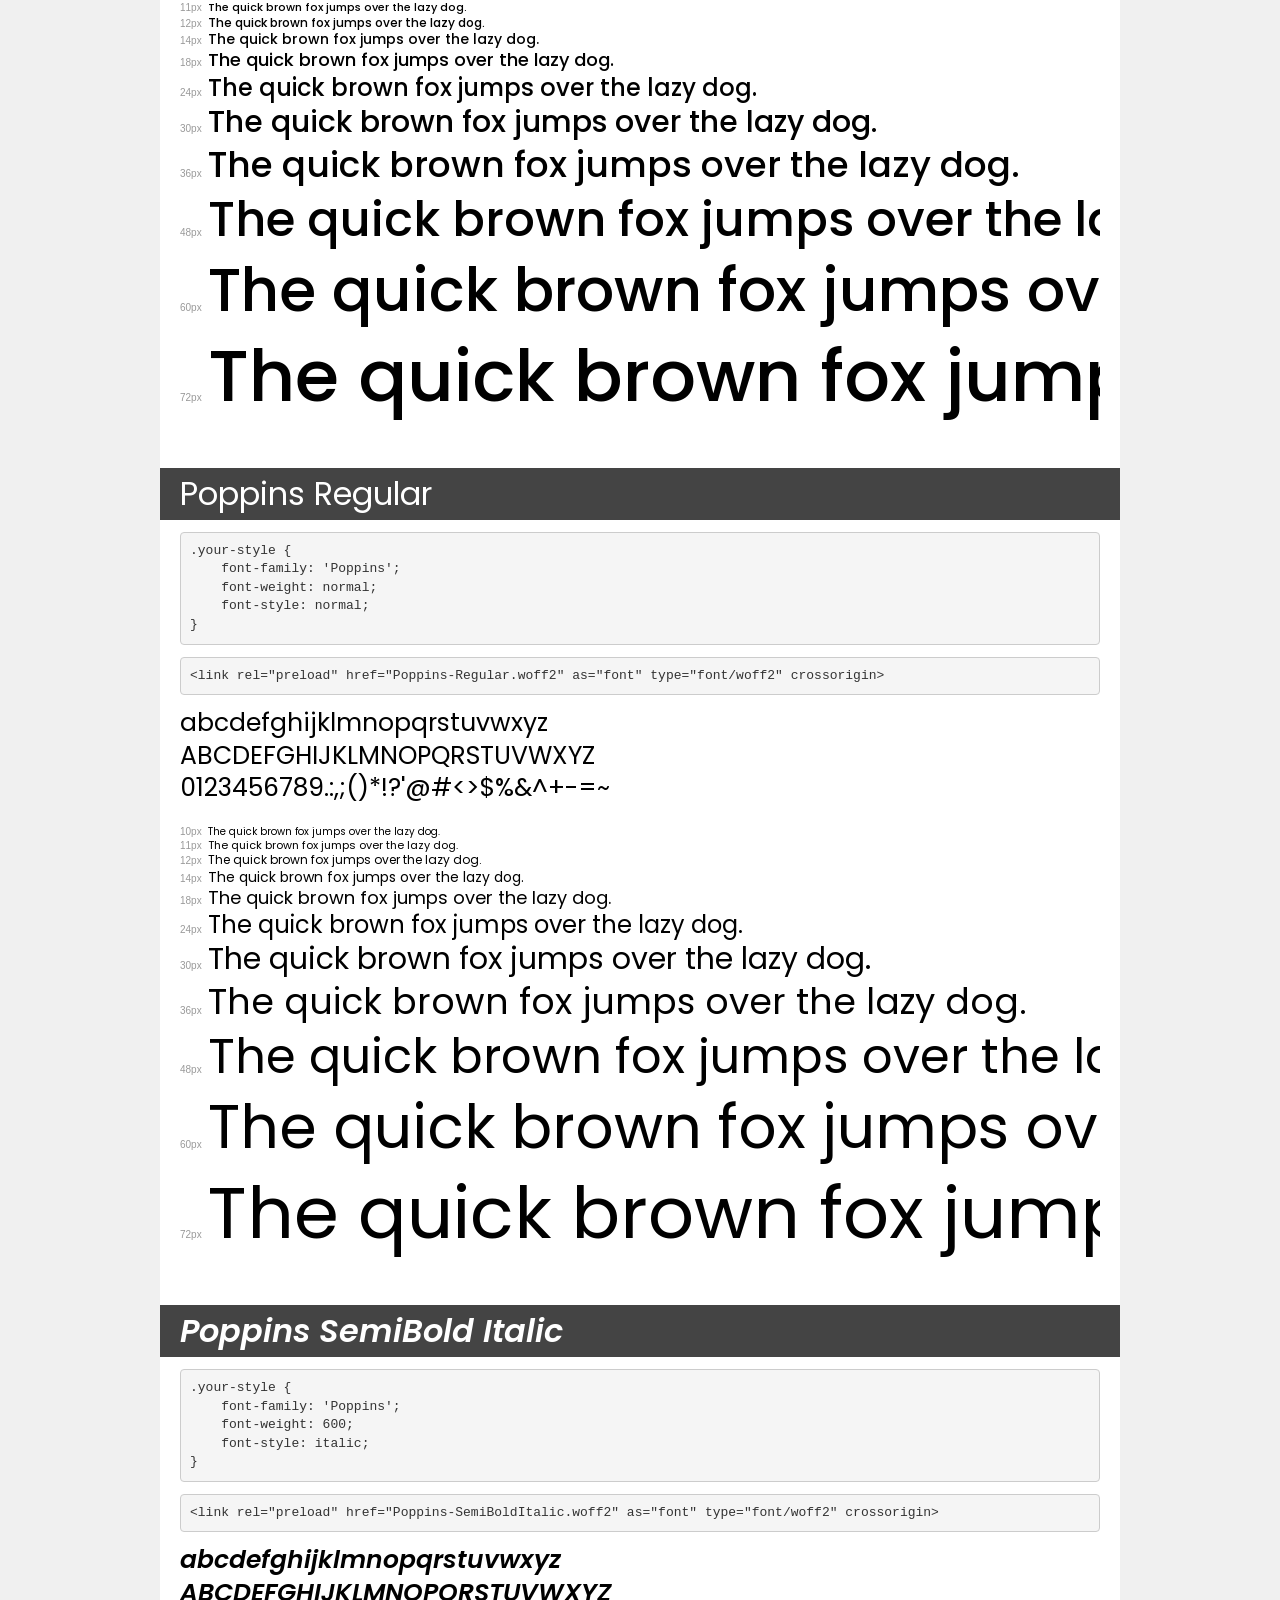
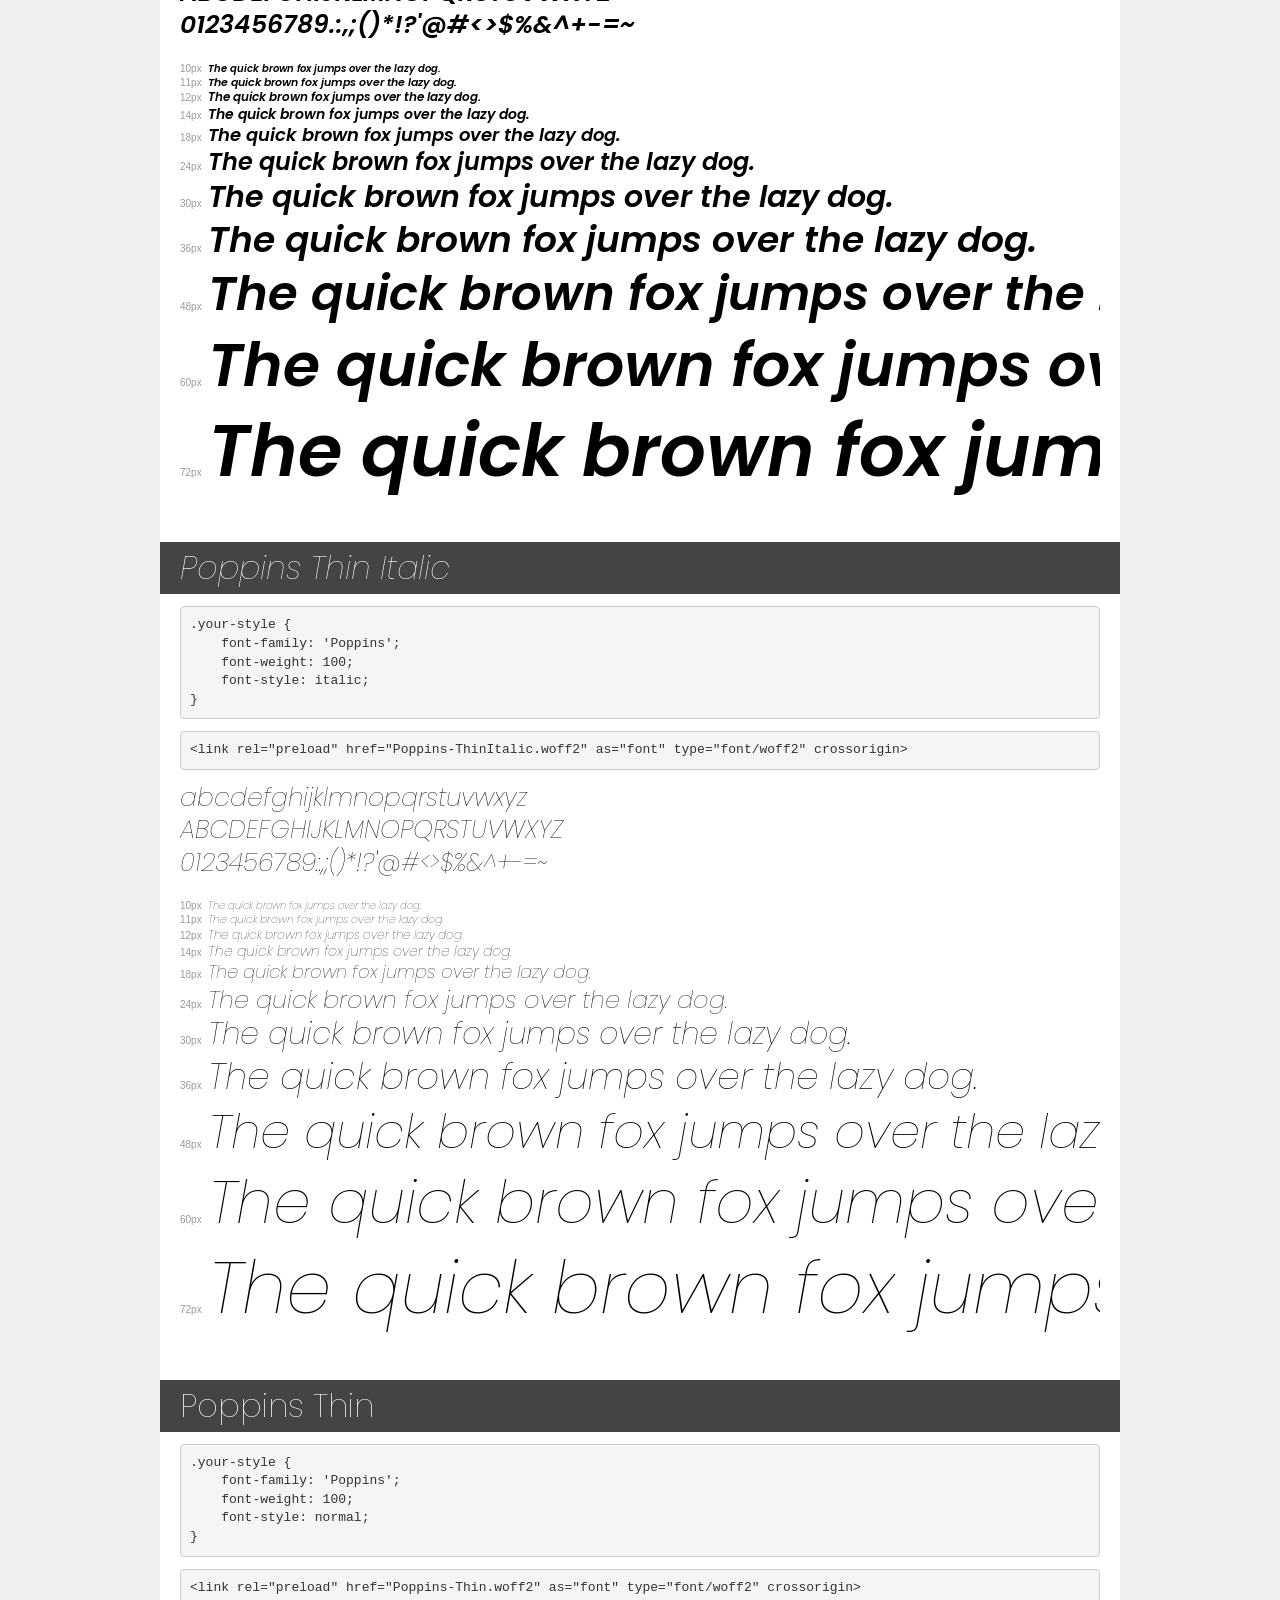
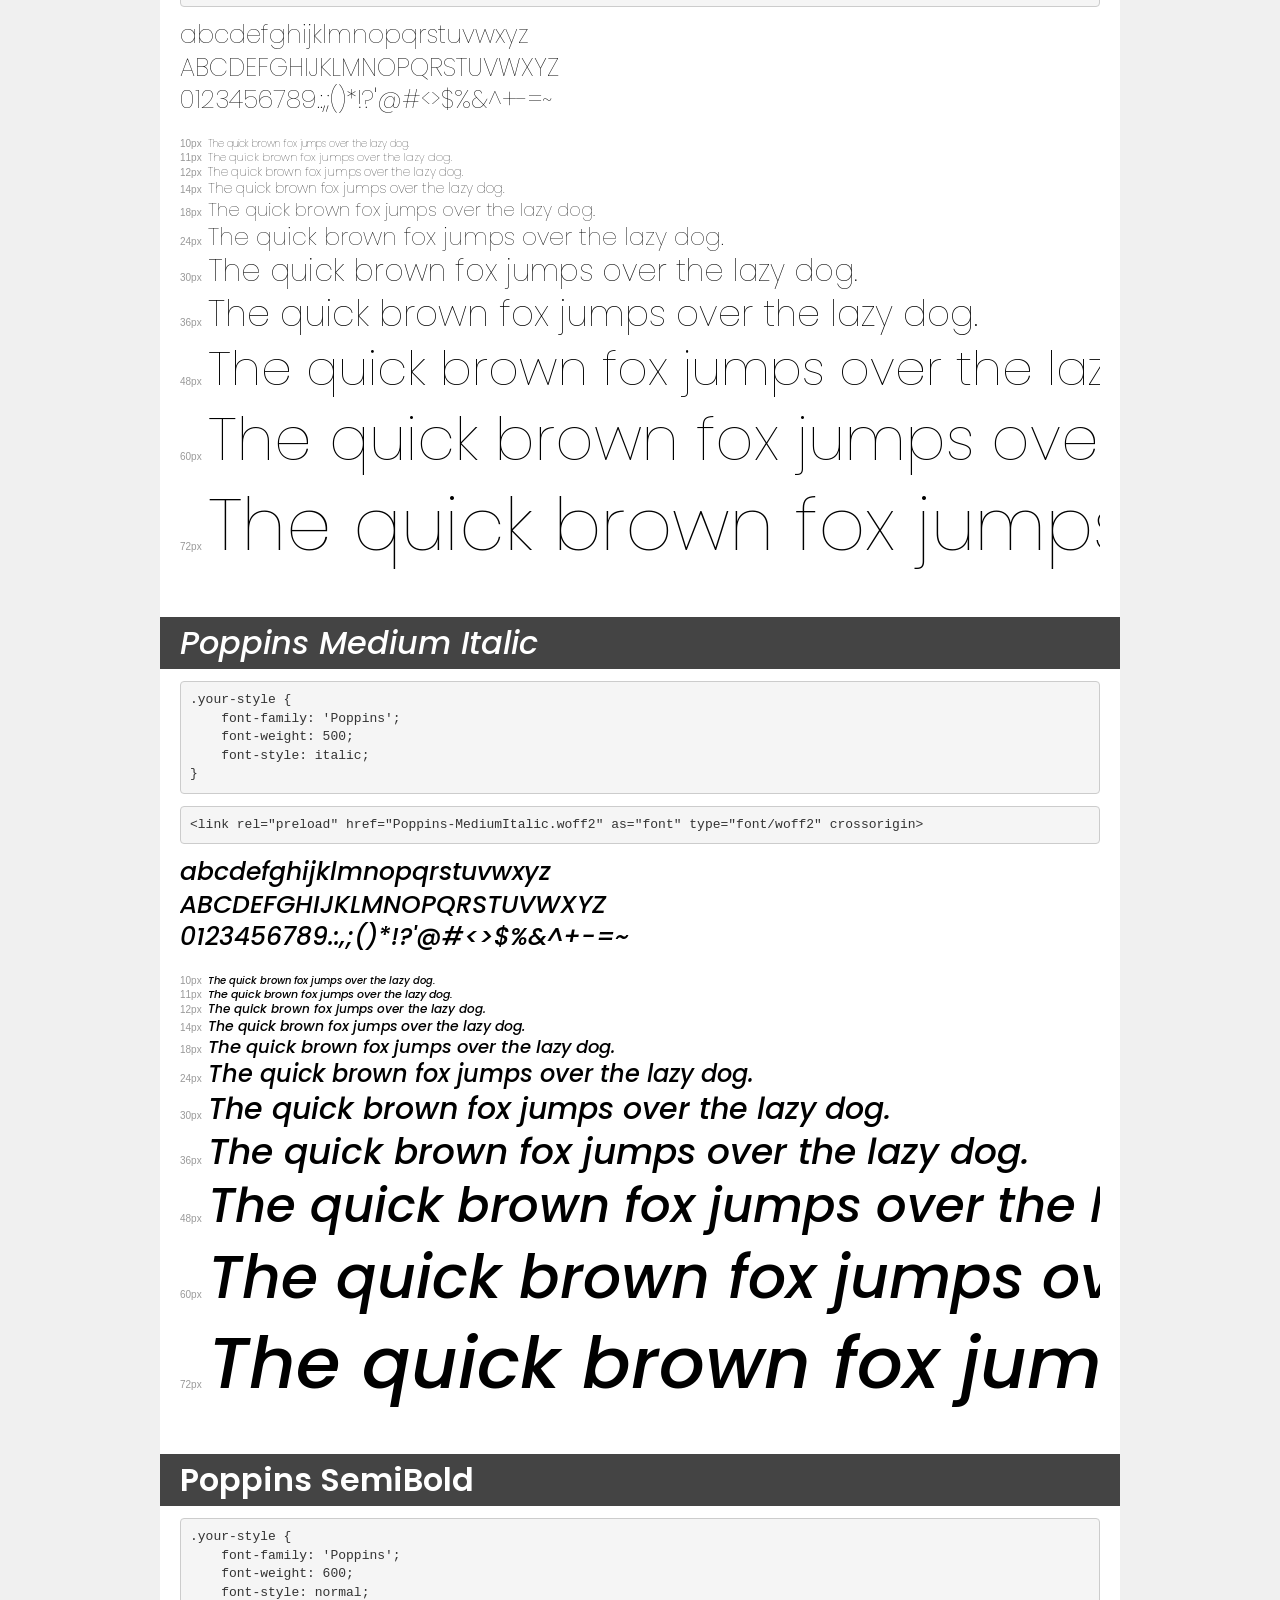
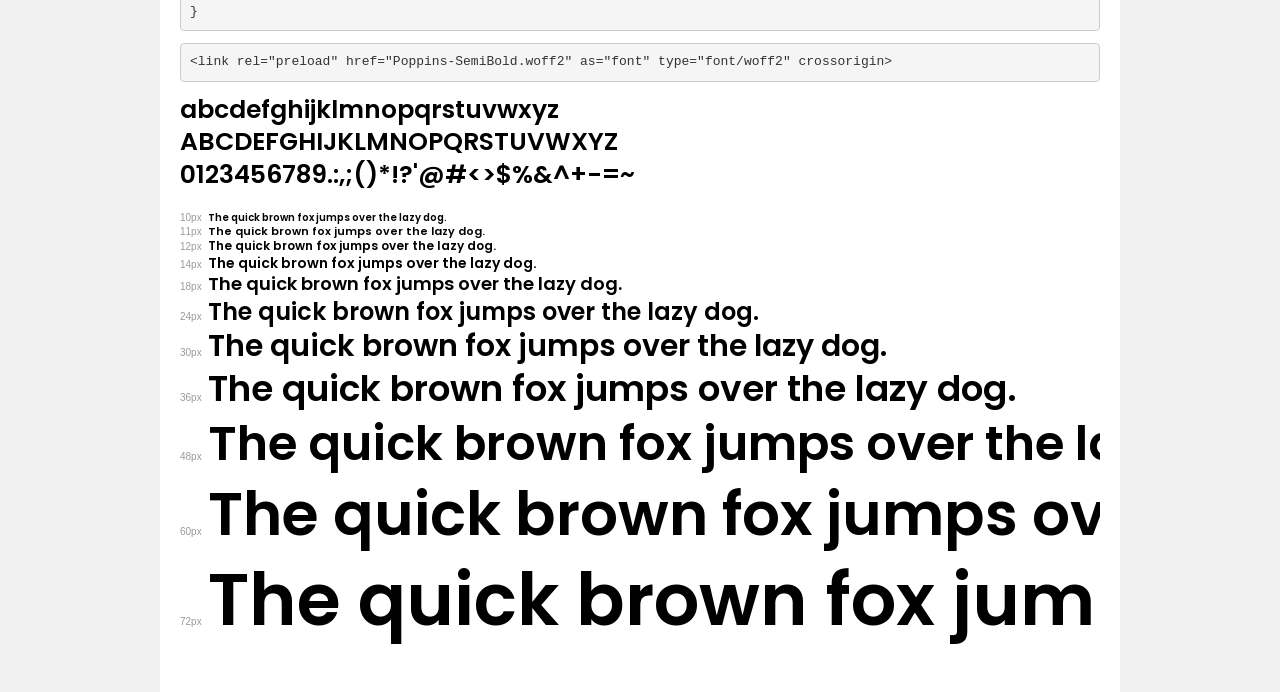
<file: Poppins-Full-Version/Web Fonts/Poppins/demo.html>
<!DOCTYPE html>
<html lang="en">
<head>
    <meta charset="utf-8">
    <meta http-equiv="X-UA-Compatible" content="IE=edge">
    <meta name="viewport" content="width=device-width, initial-scale=1">
    <meta name="robots" content="noindex, noarchive">
    <meta name="format-detection" content="telephone=no">
    <title>Transfonter demo</title>
    <link href="stylesheet.css" rel="stylesheet">
    <style>
        /*
        http://meyerweb.com/eric/tools/css/reset/
        v2.0 | 20110126
        License: none (public domain)
        */
        html, body, div, span, applet, object, iframe,
        h1, h2, h3, h4, h5, h6, p, blockquote, pre,
        a, abbr, acronym, address, big, cite, code,
        del, dfn, em, img, ins, kbd, q, s, samp,
        small, strike, strong, sub, sup, tt, var,
        b, u, i, center,
        dl, dt, dd, ol, ul, li,
        fieldset, form, label, legend,
        table, caption, tbody, tfoot, thead, tr, th, td,
        article, aside, canvas, details, embed,
        figure, figcaption, footer, header, hgroup,
        menu, nav, output, ruby, section, summary,
        time, mark, audio, video {
            margin: 0;
            padding: 0;
            border: 0;
            font-size: 100%;
            font: inherit;
            vertical-align: baseline;
        }
        /* HTML5 display-role reset for older browsers */
        article, aside, details, figcaption, figure,
        footer, header, hgroup, menu, nav, section {
            display: block;
        }
        body {
            line-height: 1;
        }
        ol, ul {
            list-style: none;
        }
        blockquote, q {
            quotes: none;
        }
        blockquote:before, blockquote:after,
        q:before, q:after {
            content: '';
            content: none;
        }
        table {
            border-collapse: collapse;
            border-spacing: 0;
        }
        /* demo styles */
        body {
            background: #f0f0f0;
            color: #000;
        }
        .page {
            background: #fff;
            width: 920px;
            margin: 0 auto;
            padding: 20px 20px 0 20px;
            overflow: hidden;
        }
        .font-container {
            overflow-x: auto;
            overflow-y: hidden;
            margin-bottom: 40px;
            line-height: 1.3;
            white-space: nowrap;
            padding-bottom: 5px;
        }
        h1 {
            position: relative;
            background: #444;
            font-size: 32px;
            color: #fff;
            padding: 10px 20px;
            margin: 0 -20px 12px -20px;
        }
        .letters {
            font-size: 25px;
            margin-bottom: 20px;
        }
        .s10:before {
            content: '10px';
        }
        .s11:before {
            content: '11px';
        }
        .s12:before {
            content: '12px';
        }
        .s14:before {
            content: '14px';
        }
        .s18:before {
            content: '18px';
        }
        .s24:before {
            content: '24px';
        }
        .s30:before {
            content: '30px';
        }
        .s36:before {
            content: '36px';
        }
        .s48:before {
            content: '48px';
        }
        .s60:before {
            content: '60px';
        }
        .s72:before {
            content: '72px';
        }
        .s10:before, .s11:before, .s12:before, .s14:before,
        .s18:before, .s24:before, .s30:before, .s36:before,
        .s48:before, .s60:before, .s72:before {
            font-family: Arial, sans-serif;
            font-size: 10px;
            font-weight: normal;
            font-style: normal;
            color: #999;
            padding-right: 6px;
        }
        pre {
            display: block;
            padding: 9px;
            margin: 0 0 12px;
            font-family: Monaco, Menlo, Consolas, "Courier New", monospace;
            font-size: 13px;
            line-height: 1.428571429;
            color: #333;
            font-weight: normal;
            font-style: normal;
            background-color: #f5f5f5;
            border: 1px solid #ccc;
            overflow-x: auto;
            border-radius: 4px;
        }
        /* responsive */
        @media (max-width: 959px) {
            .page {
                width: auto;
                margin: 0;
            }
        }
    </style>
</head>
<body>
<div class="page">
    <div class="demo">
        <h1 style="font-family: 'Poppins'; font-weight: 900; font-style: italic;">Poppins Black Italic</h1>
        <pre title="Usage">.your-style {
    font-family: 'Poppins';
    font-weight: 900;
    font-style: italic;
}</pre>
        <pre title="Preload (optional)">
&lt;link rel=&quot;preload&quot; href=&quot;Poppins-BlackItalic.woff2&quot; as=&quot;font&quot; type=&quot;font/woff2&quot; crossorigin&gt;</pre>
        <div class="font-container" style="font-family: 'Poppins'; font-weight: 900; font-style: italic;">
            <p class="letters">
                abcdefghijklmnopqrstuvwxyz<br>
ABCDEFGHIJKLMNOPQRSTUVWXYZ<br>
                0123456789.:,;()*!?'@#&lt;&gt;$%&^+-=~
            </p>
            <p class="s10" style="font-size: 10px;">The quick brown fox jumps over the lazy dog.</p>
            <p class="s11" style="font-size: 11px;">The quick brown fox jumps over the lazy dog.</p>
            <p class="s12" style="font-size: 12px;">The quick brown fox jumps over the lazy dog.</p>
            <p class="s14" style="font-size: 14px;">The quick brown fox jumps over the lazy dog.</p>
            <p class="s18" style="font-size: 18px;">The quick brown fox jumps over the lazy dog.</p>
            <p class="s24" style="font-size: 24px;">The quick brown fox jumps over the lazy dog.</p>
            <p class="s30" style="font-size: 30px;">The quick brown fox jumps over the lazy dog.</p>
            <p class="s36" style="font-size: 36px;">The quick brown fox jumps over the lazy dog.</p>
            <p class="s48" style="font-size: 48px;">The quick brown fox jumps over the lazy dog.</p>
            <p class="s60" style="font-size: 60px;">The quick brown fox jumps over the lazy dog.</p>
            <p class="s72" style="font-size: 72px;">The quick brown fox jumps over the lazy dog.</p>
        </div>
    </div>

    <div class="demo">
        <h1 style="font-family: 'Poppins'; font-weight: bold; font-style: italic;">Poppins ExtraBold Italic</h1>
        <pre title="Usage">.your-style {
    font-family: 'Poppins';
    font-weight: bold;
    font-style: italic;
}</pre>
        <pre title="Preload (optional)">
&lt;link rel=&quot;preload&quot; href=&quot;Poppins-ExtraBoldItalic.woff2&quot; as=&quot;font&quot; type=&quot;font/woff2&quot; crossorigin&gt;</pre>
        <div class="font-container" style="font-family: 'Poppins'; font-weight: bold; font-style: italic;">
            <p class="letters">
                abcdefghijklmnopqrstuvwxyz<br>
ABCDEFGHIJKLMNOPQRSTUVWXYZ<br>
                0123456789.:,;()*!?'@#&lt;&gt;$%&^+-=~
            </p>
            <p class="s10" style="font-size: 10px;">The quick brown fox jumps over the lazy dog.</p>
            <p class="s11" style="font-size: 11px;">The quick brown fox jumps over the lazy dog.</p>
            <p class="s12" style="font-size: 12px;">The quick brown fox jumps over the lazy dog.</p>
            <p class="s14" style="font-size: 14px;">The quick brown fox jumps over the lazy dog.</p>
            <p class="s18" style="font-size: 18px;">The quick brown fox jumps over the lazy dog.</p>
            <p class="s24" style="font-size: 24px;">The quick brown fox jumps over the lazy dog.</p>
            <p class="s30" style="font-size: 30px;">The quick brown fox jumps over the lazy dog.</p>
            <p class="s36" style="font-size: 36px;">The quick brown fox jumps over the lazy dog.</p>
            <p class="s48" style="font-size: 48px;">The quick brown fox jumps over the lazy dog.</p>
            <p class="s60" style="font-size: 60px;">The quick brown fox jumps over the lazy dog.</p>
            <p class="s72" style="font-size: 72px;">The quick brown fox jumps over the lazy dog.</p>
        </div>
    </div>

    <div class="demo">
        <h1 style="font-family: 'Poppins'; font-weight: bold; font-style: normal;">Poppins ExtraBold</h1>
        <pre title="Usage">.your-style {
    font-family: 'Poppins';
    font-weight: bold;
    font-style: normal;
}</pre>
        <pre title="Preload (optional)">
&lt;link rel=&quot;preload&quot; href=&quot;Poppins-ExtraBold.woff2&quot; as=&quot;font&quot; type=&quot;font/woff2&quot; crossorigin&gt;</pre>
        <div class="font-container" style="font-family: 'Poppins'; font-weight: bold; font-style: normal;">
            <p class="letters">
                abcdefghijklmnopqrstuvwxyz<br>
ABCDEFGHIJKLMNOPQRSTUVWXYZ<br>
                0123456789.:,;()*!?'@#&lt;&gt;$%&^+-=~
            </p>
            <p class="s10" style="font-size: 10px;">The quick brown fox jumps over the lazy dog.</p>
            <p class="s11" style="font-size: 11px;">The quick brown fox jumps over the lazy dog.</p>
            <p class="s12" style="font-size: 12px;">The quick brown fox jumps over the lazy dog.</p>
            <p class="s14" style="font-size: 14px;">The quick brown fox jumps over the lazy dog.</p>
            <p class="s18" style="font-size: 18px;">The quick brown fox jumps over the lazy dog.</p>
            <p class="s24" style="font-size: 24px;">The quick brown fox jumps over the lazy dog.</p>
            <p class="s30" style="font-size: 30px;">The quick brown fox jumps over the lazy dog.</p>
            <p class="s36" style="font-size: 36px;">The quick brown fox jumps over the lazy dog.</p>
            <p class="s48" style="font-size: 48px;">The quick brown fox jumps over the lazy dog.</p>
            <p class="s60" style="font-size: 60px;">The quick brown fox jumps over the lazy dog.</p>
            <p class="s72" style="font-size: 72px;">The quick brown fox jumps over the lazy dog.</p>
        </div>
    </div>

    <div class="demo">
        <h1 style="font-family: 'Poppins'; font-weight: 900; font-style: normal;">Poppins Black</h1>
        <pre title="Usage">.your-style {
    font-family: 'Poppins';
    font-weight: 900;
    font-style: normal;
}</pre>
        <pre title="Preload (optional)">
&lt;link rel=&quot;preload&quot; href=&quot;Poppins-Black.woff2&quot; as=&quot;font&quot; type=&quot;font/woff2&quot; crossorigin&gt;</pre>
        <div class="font-container" style="font-family: 'Poppins'; font-weight: 900; font-style: normal;">
            <p class="letters">
                abcdefghijklmnopqrstuvwxyz<br>
ABCDEFGHIJKLMNOPQRSTUVWXYZ<br>
                0123456789.:,;()*!?'@#&lt;&gt;$%&^+-=~
            </p>
            <p class="s10" style="font-size: 10px;">The quick brown fox jumps over the lazy dog.</p>
            <p class="s11" style="font-size: 11px;">The quick brown fox jumps over the lazy dog.</p>
            <p class="s12" style="font-size: 12px;">The quick brown fox jumps over the lazy dog.</p>
            <p class="s14" style="font-size: 14px;">The quick brown fox jumps over the lazy dog.</p>
            <p class="s18" style="font-size: 18px;">The quick brown fox jumps over the lazy dog.</p>
            <p class="s24" style="font-size: 24px;">The quick brown fox jumps over the lazy dog.</p>
            <p class="s30" style="font-size: 30px;">The quick brown fox jumps over the lazy dog.</p>
            <p class="s36" style="font-size: 36px;">The quick brown fox jumps over the lazy dog.</p>
            <p class="s48" style="font-size: 48px;">The quick brown fox jumps over the lazy dog.</p>
            <p class="s60" style="font-size: 60px;">The quick brown fox jumps over the lazy dog.</p>
            <p class="s72" style="font-size: 72px;">The quick brown fox jumps over the lazy dog.</p>
        </div>
    </div>

    <div class="demo">
        <h1 style="font-family: 'Poppins'; font-weight: bold; font-style: normal;">Poppins Bold</h1>
        <pre title="Usage">.your-style {
    font-family: 'Poppins';
    font-weight: bold;
    font-style: normal;
}</pre>
        <pre title="Preload (optional)">
&lt;link rel=&quot;preload&quot; href=&quot;Poppins-Bold.woff2&quot; as=&quot;font&quot; type=&quot;font/woff2&quot; crossorigin&gt;</pre>
        <div class="font-container" style="font-family: 'Poppins'; font-weight: bold; font-style: normal;">
            <p class="letters">
                abcdefghijklmnopqrstuvwxyz<br>
ABCDEFGHIJKLMNOPQRSTUVWXYZ<br>
                0123456789.:,;()*!?'@#&lt;&gt;$%&^+-=~
            </p>
            <p class="s10" style="font-size: 10px;">The quick brown fox jumps over the lazy dog.</p>
            <p class="s11" style="font-size: 11px;">The quick brown fox jumps over the lazy dog.</p>
            <p class="s12" style="font-size: 12px;">The quick brown fox jumps over the lazy dog.</p>
            <p class="s14" style="font-size: 14px;">The quick brown fox jumps over the lazy dog.</p>
            <p class="s18" style="font-size: 18px;">The quick brown fox jumps over the lazy dog.</p>
            <p class="s24" style="font-size: 24px;">The quick brown fox jumps over the lazy dog.</p>
            <p class="s30" style="font-size: 30px;">The quick brown fox jumps over the lazy dog.</p>
            <p class="s36" style="font-size: 36px;">The quick brown fox jumps over the lazy dog.</p>
            <p class="s48" style="font-size: 48px;">The quick brown fox jumps over the lazy dog.</p>
            <p class="s60" style="font-size: 60px;">The quick brown fox jumps over the lazy dog.</p>
            <p class="s72" style="font-size: 72px;">The quick brown fox jumps over the lazy dog.</p>
        </div>
    </div>

    <div class="demo">
        <h1 style="font-family: 'Poppins'; font-weight: bold; font-style: italic;">Poppins Bold Italic</h1>
        <pre title="Usage">.your-style {
    font-family: 'Poppins';
    font-weight: bold;
    font-style: italic;
}</pre>
        <pre title="Preload (optional)">
&lt;link rel=&quot;preload&quot; href=&quot;Poppins-BoldItalic.woff2&quot; as=&quot;font&quot; type=&quot;font/woff2&quot; crossorigin&gt;</pre>
        <div class="font-container" style="font-family: 'Poppins'; font-weight: bold; font-style: italic;">
            <p class="letters">
                abcdefghijklmnopqrstuvwxyz<br>
ABCDEFGHIJKLMNOPQRSTUVWXYZ<br>
                0123456789.:,;()*!?'@#&lt;&gt;$%&^+-=~
            </p>
            <p class="s10" style="font-size: 10px;">The quick brown fox jumps over the lazy dog.</p>
            <p class="s11" style="font-size: 11px;">The quick brown fox jumps over the lazy dog.</p>
            <p class="s12" style="font-size: 12px;">The quick brown fox jumps over the lazy dog.</p>
            <p class="s14" style="font-size: 14px;">The quick brown fox jumps over the lazy dog.</p>
            <p class="s18" style="font-size: 18px;">The quick brown fox jumps over the lazy dog.</p>
            <p class="s24" style="font-size: 24px;">The quick brown fox jumps over the lazy dog.</p>
            <p class="s30" style="font-size: 30px;">The quick brown fox jumps over the lazy dog.</p>
            <p class="s36" style="font-size: 36px;">The quick brown fox jumps over the lazy dog.</p>
            <p class="s48" style="font-size: 48px;">The quick brown fox jumps over the lazy dog.</p>
            <p class="s60" style="font-size: 60px;">The quick brown fox jumps over the lazy dog.</p>
            <p class="s72" style="font-size: 72px;">The quick brown fox jumps over the lazy dog.</p>
        </div>
    </div>

    <div class="demo">
        <h1 style="font-family: 'Poppins'; font-weight: 300; font-style: normal;">Poppins Light</h1>
        <pre title="Usage">.your-style {
    font-family: 'Poppins';
    font-weight: 300;
    font-style: normal;
}</pre>
        <pre title="Preload (optional)">
&lt;link rel=&quot;preload&quot; href=&quot;Poppins-Light.woff2&quot; as=&quot;font&quot; type=&quot;font/woff2&quot; crossorigin&gt;</pre>
        <div class="font-container" style="font-family: 'Poppins'; font-weight: 300; font-style: normal;">
            <p class="letters">
                abcdefghijklmnopqrstuvwxyz<br>
ABCDEFGHIJKLMNOPQRSTUVWXYZ<br>
                0123456789.:,;()*!?'@#&lt;&gt;$%&^+-=~
            </p>
            <p class="s10" style="font-size: 10px;">The quick brown fox jumps over the lazy dog.</p>
            <p class="s11" style="font-size: 11px;">The quick brown fox jumps over the lazy dog.</p>
            <p class="s12" style="font-size: 12px;">The quick brown fox jumps over the lazy dog.</p>
            <p class="s14" style="font-size: 14px;">The quick brown fox jumps over the lazy dog.</p>
            <p class="s18" style="font-size: 18px;">The quick brown fox jumps over the lazy dog.</p>
            <p class="s24" style="font-size: 24px;">The quick brown fox jumps over the lazy dog.</p>
            <p class="s30" style="font-size: 30px;">The quick brown fox jumps over the lazy dog.</p>
            <p class="s36" style="font-size: 36px;">The quick brown fox jumps over the lazy dog.</p>
            <p class="s48" style="font-size: 48px;">The quick brown fox jumps over the lazy dog.</p>
            <p class="s60" style="font-size: 60px;">The quick brown fox jumps over the lazy dog.</p>
            <p class="s72" style="font-size: 72px;">The quick brown fox jumps over the lazy dog.</p>
        </div>
    </div>

    <div class="demo">
        <h1 style="font-family: 'Poppins'; font-weight: 300; font-style: italic;">Poppins Light Italic</h1>
        <pre title="Usage">.your-style {
    font-family: 'Poppins';
    font-weight: 300;
    font-style: italic;
}</pre>
        <pre title="Preload (optional)">
&lt;link rel=&quot;preload&quot; href=&quot;Poppins-LightItalic.woff2&quot; as=&quot;font&quot; type=&quot;font/woff2&quot; crossorigin&gt;</pre>
        <div class="font-container" style="font-family: 'Poppins'; font-weight: 300; font-style: italic;">
            <p class="letters">
                abcdefghijklmnopqrstuvwxyz<br>
ABCDEFGHIJKLMNOPQRSTUVWXYZ<br>
                0123456789.:,;()*!?'@#&lt;&gt;$%&^+-=~
            </p>
            <p class="s10" style="font-size: 10px;">The quick brown fox jumps over the lazy dog.</p>
            <p class="s11" style="font-size: 11px;">The quick brown fox jumps over the lazy dog.</p>
            <p class="s12" style="font-size: 12px;">The quick brown fox jumps over the lazy dog.</p>
            <p class="s14" style="font-size: 14px;">The quick brown fox jumps over the lazy dog.</p>
            <p class="s18" style="font-size: 18px;">The quick brown fox jumps over the lazy dog.</p>
            <p class="s24" style="font-size: 24px;">The quick brown fox jumps over the lazy dog.</p>
            <p class="s30" style="font-size: 30px;">The quick brown fox jumps over the lazy dog.</p>
            <p class="s36" style="font-size: 36px;">The quick brown fox jumps over the lazy dog.</p>
            <p class="s48" style="font-size: 48px;">The quick brown fox jumps over the lazy dog.</p>
            <p class="s60" style="font-size: 60px;">The quick brown fox jumps over the lazy dog.</p>
            <p class="s72" style="font-size: 72px;">The quick brown fox jumps over the lazy dog.</p>
        </div>
    </div>

    <div class="demo">
        <h1 style="font-family: 'Poppins'; font-weight: 200; font-style: italic;">Poppins ExtraLight Italic</h1>
        <pre title="Usage">.your-style {
    font-family: 'Poppins';
    font-weight: 200;
    font-style: italic;
}</pre>
        <pre title="Preload (optional)">
&lt;link rel=&quot;preload&quot; href=&quot;Poppins-ExtraLightItalic.woff2&quot; as=&quot;font&quot; type=&quot;font/woff2&quot; crossorigin&gt;</pre>
        <div class="font-container" style="font-family: 'Poppins'; font-weight: 200; font-style: italic;">
            <p class="letters">
                abcdefghijklmnopqrstuvwxyz<br>
ABCDEFGHIJKLMNOPQRSTUVWXYZ<br>
                0123456789.:,;()*!?'@#&lt;&gt;$%&^+-=~
            </p>
            <p class="s10" style="font-size: 10px;">The quick brown fox jumps over the lazy dog.</p>
            <p class="s11" style="font-size: 11px;">The quick brown fox jumps over the lazy dog.</p>
            <p class="s12" style="font-size: 12px;">The quick brown fox jumps over the lazy dog.</p>
            <p class="s14" style="font-size: 14px;">The quick brown fox jumps over the lazy dog.</p>
            <p class="s18" style="font-size: 18px;">The quick brown fox jumps over the lazy dog.</p>
            <p class="s24" style="font-size: 24px;">The quick brown fox jumps over the lazy dog.</p>
            <p class="s30" style="font-size: 30px;">The quick brown fox jumps over the lazy dog.</p>
            <p class="s36" style="font-size: 36px;">The quick brown fox jumps over the lazy dog.</p>
            <p class="s48" style="font-size: 48px;">The quick brown fox jumps over the lazy dog.</p>
            <p class="s60" style="font-size: 60px;">The quick brown fox jumps over the lazy dog.</p>
            <p class="s72" style="font-size: 72px;">The quick brown fox jumps over the lazy dog.</p>
        </div>
    </div>

    <div class="demo">
        <h1 style="font-family: 'Poppins'; font-weight: normal; font-style: italic;">Poppins Italic</h1>
        <pre title="Usage">.your-style {
    font-family: 'Poppins';
    font-weight: normal;
    font-style: italic;
}</pre>
        <pre title="Preload (optional)">
&lt;link rel=&quot;preload&quot; href=&quot;Poppins-Italic.woff2&quot; as=&quot;font&quot; type=&quot;font/woff2&quot; crossorigin&gt;</pre>
        <div class="font-container" style="font-family: 'Poppins'; font-weight: normal; font-style: italic;">
            <p class="letters">
                abcdefghijklmnopqrstuvwxyz<br>
ABCDEFGHIJKLMNOPQRSTUVWXYZ<br>
                0123456789.:,;()*!?'@#&lt;&gt;$%&^+-=~
            </p>
            <p class="s10" style="font-size: 10px;">The quick brown fox jumps over the lazy dog.</p>
            <p class="s11" style="font-size: 11px;">The quick brown fox jumps over the lazy dog.</p>
            <p class="s12" style="font-size: 12px;">The quick brown fox jumps over the lazy dog.</p>
            <p class="s14" style="font-size: 14px;">The quick brown fox jumps over the lazy dog.</p>
            <p class="s18" style="font-size: 18px;">The quick brown fox jumps over the lazy dog.</p>
            <p class="s24" style="font-size: 24px;">The quick brown fox jumps over the lazy dog.</p>
            <p class="s30" style="font-size: 30px;">The quick brown fox jumps over the lazy dog.</p>
            <p class="s36" style="font-size: 36px;">The quick brown fox jumps over the lazy dog.</p>
            <p class="s48" style="font-size: 48px;">The quick brown fox jumps over the lazy dog.</p>
            <p class="s60" style="font-size: 60px;">The quick brown fox jumps over the lazy dog.</p>
            <p class="s72" style="font-size: 72px;">The quick brown fox jumps over the lazy dog.</p>
        </div>
    </div>

    <div class="demo">
        <h1 style="font-family: 'Poppins'; font-weight: 200; font-style: normal;">Poppins ExtraLight</h1>
        <pre title="Usage">.your-style {
    font-family: 'Poppins';
    font-weight: 200;
    font-style: normal;
}</pre>
        <pre title="Preload (optional)">
&lt;link rel=&quot;preload&quot; href=&quot;Poppins-ExtraLight.woff2&quot; as=&quot;font&quot; type=&quot;font/woff2&quot; crossorigin&gt;</pre>
        <div class="font-container" style="font-family: 'Poppins'; font-weight: 200; font-style: normal;">
            <p class="letters">
                abcdefghijklmnopqrstuvwxyz<br>
ABCDEFGHIJKLMNOPQRSTUVWXYZ<br>
                0123456789.:,;()*!?'@#&lt;&gt;$%&^+-=~
            </p>
            <p class="s10" style="font-size: 10px;">The quick brown fox jumps over the lazy dog.</p>
            <p class="s11" style="font-size: 11px;">The quick brown fox jumps over the lazy dog.</p>
            <p class="s12" style="font-size: 12px;">The quick brown fox jumps over the lazy dog.</p>
            <p class="s14" style="font-size: 14px;">The quick brown fox jumps over the lazy dog.</p>
            <p class="s18" style="font-size: 18px;">The quick brown fox jumps over the lazy dog.</p>
            <p class="s24" style="font-size: 24px;">The quick brown fox jumps over the lazy dog.</p>
            <p class="s30" style="font-size: 30px;">The quick brown fox jumps over the lazy dog.</p>
            <p class="s36" style="font-size: 36px;">The quick brown fox jumps over the lazy dog.</p>
            <p class="s48" style="font-size: 48px;">The quick brown fox jumps over the lazy dog.</p>
            <p class="s60" style="font-size: 60px;">The quick brown fox jumps over the lazy dog.</p>
            <p class="s72" style="font-size: 72px;">The quick brown fox jumps over the lazy dog.</p>
        </div>
    </div>

    <div class="demo">
        <h1 style="font-family: 'Poppins'; font-weight: 500; font-style: normal;">Poppins Medium</h1>
        <pre title="Usage">.your-style {
    font-family: 'Poppins';
    font-weight: 500;
    font-style: normal;
}</pre>
        <pre title="Preload (optional)">
&lt;link rel=&quot;preload&quot; href=&quot;Poppins-Medium.woff2&quot; as=&quot;font&quot; type=&quot;font/woff2&quot; crossorigin&gt;</pre>
        <div class="font-container" style="font-family: 'Poppins'; font-weight: 500; font-style: normal;">
            <p class="letters">
                abcdefghijklmnopqrstuvwxyz<br>
ABCDEFGHIJKLMNOPQRSTUVWXYZ<br>
                0123456789.:,;()*!?'@#&lt;&gt;$%&^+-=~
            </p>
            <p class="s10" style="font-size: 10px;">The quick brown fox jumps over the lazy dog.</p>
            <p class="s11" style="font-size: 11px;">The quick brown fox jumps over the lazy dog.</p>
            <p class="s12" style="font-size: 12px;">The quick brown fox jumps over the lazy dog.</p>
            <p class="s14" style="font-size: 14px;">The quick brown fox jumps over the lazy dog.</p>
            <p class="s18" style="font-size: 18px;">The quick brown fox jumps over the lazy dog.</p>
            <p class="s24" style="font-size: 24px;">The quick brown fox jumps over the lazy dog.</p>
            <p class="s30" style="font-size: 30px;">The quick brown fox jumps over the lazy dog.</p>
            <p class="s36" style="font-size: 36px;">The quick brown fox jumps over the lazy dog.</p>
            <p class="s48" style="font-size: 48px;">The quick brown fox jumps over the lazy dog.</p>
            <p class="s60" style="font-size: 60px;">The quick brown fox jumps over the lazy dog.</p>
            <p class="s72" style="font-size: 72px;">The quick brown fox jumps over the lazy dog.</p>
        </div>
    </div>

    <div class="demo">
        <h1 style="font-family: 'Poppins'; font-weight: normal; font-style: normal;">Poppins Regular</h1>
        <pre title="Usage">.your-style {
    font-family: 'Poppins';
    font-weight: normal;
    font-style: normal;
}</pre>
        <pre title="Preload (optional)">
&lt;link rel=&quot;preload&quot; href=&quot;Poppins-Regular.woff2&quot; as=&quot;font&quot; type=&quot;font/woff2&quot; crossorigin&gt;</pre>
        <div class="font-container" style="font-family: 'Poppins'; font-weight: normal; font-style: normal;">
            <p class="letters">
                abcdefghijklmnopqrstuvwxyz<br>
ABCDEFGHIJKLMNOPQRSTUVWXYZ<br>
                0123456789.:,;()*!?'@#&lt;&gt;$%&^+-=~
            </p>
            <p class="s10" style="font-size: 10px;">The quick brown fox jumps over the lazy dog.</p>
            <p class="s11" style="font-size: 11px;">The quick brown fox jumps over the lazy dog.</p>
            <p class="s12" style="font-size: 12px;">The quick brown fox jumps over the lazy dog.</p>
            <p class="s14" style="font-size: 14px;">The quick brown fox jumps over the lazy dog.</p>
            <p class="s18" style="font-size: 18px;">The quick brown fox jumps over the lazy dog.</p>
            <p class="s24" style="font-size: 24px;">The quick brown fox jumps over the lazy dog.</p>
            <p class="s30" style="font-size: 30px;">The quick brown fox jumps over the lazy dog.</p>
            <p class="s36" style="font-size: 36px;">The quick brown fox jumps over the lazy dog.</p>
            <p class="s48" style="font-size: 48px;">The quick brown fox jumps over the lazy dog.</p>
            <p class="s60" style="font-size: 60px;">The quick brown fox jumps over the lazy dog.</p>
            <p class="s72" style="font-size: 72px;">The quick brown fox jumps over the lazy dog.</p>
        </div>
    </div>

    <div class="demo">
        <h1 style="font-family: 'Poppins'; font-weight: 600; font-style: italic;">Poppins SemiBold Italic</h1>
        <pre title="Usage">.your-style {
    font-family: 'Poppins';
    font-weight: 600;
    font-style: italic;
}</pre>
        <pre title="Preload (optional)">
&lt;link rel=&quot;preload&quot; href=&quot;Poppins-SemiBoldItalic.woff2&quot; as=&quot;font&quot; type=&quot;font/woff2&quot; crossorigin&gt;</pre>
        <div class="font-container" style="font-family: 'Poppins'; font-weight: 600; font-style: italic;">
            <p class="letters">
                abcdefghijklmnopqrstuvwxyz<br>
ABCDEFGHIJKLMNOPQRSTUVWXYZ<br>
                0123456789.:,;()*!?'@#&lt;&gt;$%&^+-=~
            </p>
            <p class="s10" style="font-size: 10px;">The quick brown fox jumps over the lazy dog.</p>
            <p class="s11" style="font-size: 11px;">The quick brown fox jumps over the lazy dog.</p>
            <p class="s12" style="font-size: 12px;">The quick brown fox jumps over the lazy dog.</p>
            <p class="s14" style="font-size: 14px;">The quick brown fox jumps over the lazy dog.</p>
            <p class="s18" style="font-size: 18px;">The quick brown fox jumps over the lazy dog.</p>
            <p class="s24" style="font-size: 24px;">The quick brown fox jumps over the lazy dog.</p>
            <p class="s30" style="font-size: 30px;">The quick brown fox jumps over the lazy dog.</p>
            <p class="s36" style="font-size: 36px;">The quick brown fox jumps over the lazy dog.</p>
            <p class="s48" style="font-size: 48px;">The quick brown fox jumps over the lazy dog.</p>
            <p class="s60" style="font-size: 60px;">The quick brown fox jumps over the lazy dog.</p>
            <p class="s72" style="font-size: 72px;">The quick brown fox jumps over the lazy dog.</p>
        </div>
    </div>

    <div class="demo">
        <h1 style="font-family: 'Poppins'; font-weight: 100; font-style: italic;">Poppins Thin Italic</h1>
        <pre title="Usage">.your-style {
    font-family: 'Poppins';
    font-weight: 100;
    font-style: italic;
}</pre>
        <pre title="Preload (optional)">
&lt;link rel=&quot;preload&quot; href=&quot;Poppins-ThinItalic.woff2&quot; as=&quot;font&quot; type=&quot;font/woff2&quot; crossorigin&gt;</pre>
        <div class="font-container" style="font-family: 'Poppins'; font-weight: 100; font-style: italic;">
            <p class="letters">
                abcdefghijklmnopqrstuvwxyz<br>
ABCDEFGHIJKLMNOPQRSTUVWXYZ<br>
                0123456789.:,;()*!?'@#&lt;&gt;$%&^+-=~
            </p>
            <p class="s10" style="font-size: 10px;">The quick brown fox jumps over the lazy dog.</p>
            <p class="s11" style="font-size: 11px;">The quick brown fox jumps over the lazy dog.</p>
            <p class="s12" style="font-size: 12px;">The quick brown fox jumps over the lazy dog.</p>
            <p class="s14" style="font-size: 14px;">The quick brown fox jumps over the lazy dog.</p>
            <p class="s18" style="font-size: 18px;">The quick brown fox jumps over the lazy dog.</p>
            <p class="s24" style="font-size: 24px;">The quick brown fox jumps over the lazy dog.</p>
            <p class="s30" style="font-size: 30px;">The quick brown fox jumps over the lazy dog.</p>
            <p class="s36" style="font-size: 36px;">The quick brown fox jumps over the lazy dog.</p>
            <p class="s48" style="font-size: 48px;">The quick brown fox jumps over the lazy dog.</p>
            <p class="s60" style="font-size: 60px;">The quick brown fox jumps over the lazy dog.</p>
            <p class="s72" style="font-size: 72px;">The quick brown fox jumps over the lazy dog.</p>
        </div>
    </div>

    <div class="demo">
        <h1 style="font-family: 'Poppins'; font-weight: 100; font-style: normal;">Poppins Thin</h1>
        <pre title="Usage">.your-style {
    font-family: 'Poppins';
    font-weight: 100;
    font-style: normal;
}</pre>
        <pre title="Preload (optional)">
&lt;link rel=&quot;preload&quot; href=&quot;Poppins-Thin.woff2&quot; as=&quot;font&quot; type=&quot;font/woff2&quot; crossorigin&gt;</pre>
        <div class="font-container" style="font-family: 'Poppins'; font-weight: 100; font-style: normal;">
            <p class="letters">
                abcdefghijklmnopqrstuvwxyz<br>
ABCDEFGHIJKLMNOPQRSTUVWXYZ<br>
                0123456789.:,;()*!?'@#&lt;&gt;$%&^+-=~
            </p>
            <p class="s10" style="font-size: 10px;">The quick brown fox jumps over the lazy dog.</p>
            <p class="s11" style="font-size: 11px;">The quick brown fox jumps over the lazy dog.</p>
            <p class="s12" style="font-size: 12px;">The quick brown fox jumps over the lazy dog.</p>
            <p class="s14" style="font-size: 14px;">The quick brown fox jumps over the lazy dog.</p>
            <p class="s18" style="font-size: 18px;">The quick brown fox jumps over the lazy dog.</p>
            <p class="s24" style="font-size: 24px;">The quick brown fox jumps over the lazy dog.</p>
            <p class="s30" style="font-size: 30px;">The quick brown fox jumps over the lazy dog.</p>
            <p class="s36" style="font-size: 36px;">The quick brown fox jumps over the lazy dog.</p>
            <p class="s48" style="font-size: 48px;">The quick brown fox jumps over the lazy dog.</p>
            <p class="s60" style="font-size: 60px;">The quick brown fox jumps over the lazy dog.</p>
            <p class="s72" style="font-size: 72px;">The quick brown fox jumps over the lazy dog.</p>
        </div>
    </div>

    <div class="demo">
        <h1 style="font-family: 'Poppins'; font-weight: 500; font-style: italic;">Poppins Medium Italic</h1>
        <pre title="Usage">.your-style {
    font-family: 'Poppins';
    font-weight: 500;
    font-style: italic;
}</pre>
        <pre title="Preload (optional)">
&lt;link rel=&quot;preload&quot; href=&quot;Poppins-MediumItalic.woff2&quot; as=&quot;font&quot; type=&quot;font/woff2&quot; crossorigin&gt;</pre>
        <div class="font-container" style="font-family: 'Poppins'; font-weight: 500; font-style: italic;">
            <p class="letters">
                abcdefghijklmnopqrstuvwxyz<br>
ABCDEFGHIJKLMNOPQRSTUVWXYZ<br>
                0123456789.:,;()*!?'@#&lt;&gt;$%&^+-=~
            </p>
            <p class="s10" style="font-size: 10px;">The quick brown fox jumps over the lazy dog.</p>
            <p class="s11" style="font-size: 11px;">The quick brown fox jumps over the lazy dog.</p>
            <p class="s12" style="font-size: 12px;">The quick brown fox jumps over the lazy dog.</p>
            <p class="s14" style="font-size: 14px;">The quick brown fox jumps over the lazy dog.</p>
            <p class="s18" style="font-size: 18px;">The quick brown fox jumps over the lazy dog.</p>
            <p class="s24" style="font-size: 24px;">The quick brown fox jumps over the lazy dog.</p>
            <p class="s30" style="font-size: 30px;">The quick brown fox jumps over the lazy dog.</p>
            <p class="s36" style="font-size: 36px;">The quick brown fox jumps over the lazy dog.</p>
            <p class="s48" style="font-size: 48px;">The quick brown fox jumps over the lazy dog.</p>
            <p class="s60" style="font-size: 60px;">The quick brown fox jumps over the lazy dog.</p>
            <p class="s72" style="font-size: 72px;">The quick brown fox jumps over the lazy dog.</p>
        </div>
    </div>

    <div class="demo">
        <h1 style="font-family: 'Poppins'; font-weight: 600; font-style: normal;">Poppins SemiBold</h1>
        <pre title="Usage">.your-style {
    font-family: 'Poppins';
    font-weight: 600;
    font-style: normal;
}</pre>
        <pre title="Preload (optional)">
&lt;link rel=&quot;preload&quot; href=&quot;Poppins-SemiBold.woff2&quot; as=&quot;font&quot; type=&quot;font/woff2&quot; crossorigin&gt;</pre>
        <div class="font-container" style="font-family: 'Poppins'; font-weight: 600; font-style: normal;">
            <p class="letters">
                abcdefghijklmnopqrstuvwxyz<br>
ABCDEFGHIJKLMNOPQRSTUVWXYZ<br>
                0123456789.:,;()*!?'@#&lt;&gt;$%&^+-=~
            </p>
            <p class="s10" style="font-size: 10px;">The quick brown fox jumps over the lazy dog.</p>
            <p class="s11" style="font-size: 11px;">The quick brown fox jumps over the lazy dog.</p>
            <p class="s12" style="font-size: 12px;">The quick brown fox jumps over the lazy dog.</p>
            <p class="s14" style="font-size: 14px;">The quick brown fox jumps over the lazy dog.</p>
            <p class="s18" style="font-size: 18px;">The quick brown fox jumps over the lazy dog.</p>
            <p class="s24" style="font-size: 24px;">The quick brown fox jumps over the lazy dog.</p>
            <p class="s30" style="font-size: 30px;">The quick brown fox jumps over the lazy dog.</p>
            <p class="s36" style="font-size: 36px;">The quick brown fox jumps over the lazy dog.</p>
            <p class="s48" style="font-size: 48px;">The quick brown fox jumps over the lazy dog.</p>
            <p class="s60" style="font-size: 60px;">The quick brown fox jumps over the lazy dog.</p>
            <p class="s72" style="font-size: 72px;">The quick brown fox jumps over the lazy dog.</p>
        </div>
    </div>

</div>
</body>
</html>
</file>
<file: style.css>
* {
    padding: 0px;
    margin: 0px;
    box-sizing: border-box;
}


html body {
    width: 100%;
    height: 100vh;

    background-image: linear-gradient(to right top, #740e33, #740e33, #5e1539, #481a39,
            #321b32, #211927, #1d1724, #191522, #16131f, #191328, #1c1330, #211238, #211238, #261040),
        linear-gradient(45deg, #121212 0%, #3a3a3a 100%);
    ;

    background-repeat: no-repeat;
    background-attachment: fixed;
    overflow-x: hidden;
}

nav {
    width: 100%;
    height: 9vh;
    display: flex;

}

#nav_id_1 {
    width: 20%;
    height: 100%;
    display: flex;
    justify-content: center;
    align-items: center;
}

#nav_id_2 {
    width: 60%;
    height: 100%;
    display: flex;
    justify-content: center;
    align-items: center;
    gap: 30px;
}

#nav_id_3 {
    width: 20%;
    height: 100%;
    display: flex;
    justify-content: center;
    align-items: center;
    position: relative;
    cursor: pointer;

}


#nav_id_1>img {
    width: 140px;
    height: 90px;

}

#nav_id_2>p {
    color: rgb(209, 207, 207);
    font-family: serif;
}

u {
    text-underline-offset: 7px;
    text-decoration-color: #740e33;
}

#special_p>u {
    color: #ffff;
    font-family: serif;

}

#nav_id_3>img {
    width: 30px;
    height: 30px;

}

#section_id_11 {
    width: 500px;
    height: 400px;
    position: absolute;
    left: 12%;
    top: 2%;
    display: flex;
    flex-direction: column;
    justify-content: center;
    align-items: flex-start;
    gap: 2px;
}

#section_id_11>img {
    width: 400px;
    height: 280px;
    position: relative;
    margin: 0px;
    padding: 0px;
    top: 10%;
}

#section_id_11>p {
    color: #A19096;
    position: relative;
    top: -5%;
    left: 10%;
}

button {
    width: 200px;
    height: 50px;
    border-radius: 10px;
    display: flex;
    justify-content: center;
    align-items: center;
    gap: 10px;
    cursor: pointer;
}


#button_id_1 {
    background-image: linear-gradient(to right top, #b71754, #ce2e48, #df483a, #e96528, #ed8208);
    border: transparent;
    color: white;
    font-family: serif;

}

#button_id_2 {
    background-color: transparent;
    border: 2px solid #740e33;
    color: white;

}


#button_id_1>img {
    width: 24px;
    height: 24px;
}

#button_id_2>img {
    width: 24px;
    height: 24px;
}

#button_div {
    width: 450px;
    height: 100px;
    display: flex;
    justify-content: flex-start;
    align-items: center;
    gap: 10px;
    position: relative;
    left: 10%;
}

#id_section_1 {
    width: 30px;
    height: 30px;
    position: relative;
    left: 60%;
    top: 35%;
}

#id_section_2 {
    width: 30px;
    height: 30px;
    rotate: 45deg;
    position: relative;
    left: 15%;
    top: -15%;

}

#section_id_14 {
    width: 550px;
    height: 530px;
    position: absolute;
    left: 60%;
    top: 8%;
}

#section_id_14>img {
    background-blend-mode: screen;

}

h1 {
    color: grey;
    font-family: sans-serif;
    font-size: 12rem;
    position: absolute;
    top: 50%;
    left: 20%;
    opacity: 20%;

}

#section_id_13 {
    width: 120px;
    height: 40px;
    position: absolute;
    display: flex;
    justify-content: center;
    align-items: center;
    gap: 10px;
    left: 55%;
    top: 30%;
    rotate: 270deg;
}

#special_p2 {
    color: #d04571;
    font-family: sans-serif;
    display: inline-block;
    transform: translateY(-9px);
}

#special_p1 {
    color: white;
    font-size: 15px;

}

#section_id_15 {
    width: 120px;
    height: 40px;
    position: absolute;
    display: flex;
    justify-content: center;
    align-items: center;
    gap: 10px;
    left: 85%;
    top: 30%;
    rotate: 270deg;
}

.social_media {
    width: 30px;
    height: 30px;
    opacity: 50%;
}

#social_media_11 {
    rotate: 90deg;
}

#social_media_13 {
    rotate: 90deg;
}

#social_media_12 {
    rotate: 90deg;
}


h2 {
    color: grey;
    font-family: sans-serif;
    font-size: 10rem;
    position: absolute;
    left: 85%;
    top: 25%;
    rotate: 270deg;
    opacity: 20%;

}

footer {
    width: 1400px;
    height: 250px;
    background-image: linear-gradient(to right top, #681236, #650e3a, #620a3f, #5d0844, #580849);
    border-radius: 10px;
    display: flex;
    position: absolute;
    top: 65%;
    left: 12%;
    justify-content: center;
    align-items: center;



}

.footer_class_1 {
    display: flex;
    justify-content: center;
    align-items: center;
    gap: 40px;
}

.footer_child_1 {
    width: 400px;
    height: 200px;
    border-radius: 10px;
    display: flex;
    justify-items: center;
}

#footer_child_id_11>img {
    background-image: url(./Image\ 1.jpg);
    background-position: center;
    background-size: cover;
    background-repeat: no-repeat;
    border-radius: 10px;
    width: 400px;
    height: 200px;

}


#footer_child_id_12>img {
    background-image: url(./Image\ 2.jpg);
    background-position: center;
    background-size: 400px 350px;
    background-repeat: no-repeat;
    border-radius: 10px;
    width: 400px;
    height: 200px;  

}

#footer_child_id_13>img{
    background-image: url(./Image\ 3.jpg);
    background-position: center;
    background-size: 400px 200px;
    background-repeat: no-repeat;
    border-radius: 10px;
    width: 400px;
    height: 200px;

}
</file>
<file: style2.css>
* {
    margin: 0px;
    padding: 0px;
    box-sizing: border-box;

}

@font-face {
    font-family: 'Poppins';
    src: url(./Poppins-Full-Version/Web\ Fonts/);
    font-weight: 700;
    font-style: normal;
}

html body {
    width: 100%;
    height: 100vh;
    background-color: #FCF4EC;
    overflow-x: hidden;
}

nav {
    width: 100vw;
    height: 10vh;
    display: flex;
}

#nav_id_1 {
    width: 33.3%;
    height: 100%;
    display: flex;
    justify-content: center;
    align-items: center;
}

#nav_id_2 {
    width: 33.3%;
    height: 100%;
    display: flex;
    justify-content: center;
    align-items: center;
    gap: 40px;
}

#nav_id_3 {
    width: 33.3%;
    height: 100%;
    display: flex;
    justify-content: center;
    align-items: center;


}

#nav_id_1>img {
    width: 350px;
    height: 120px;
}

#nav_id_2>b>p{
    color: black;
    font-family: 'Poppins';
    cursor: pointer;
}

#nav_id_2>img{
    width: 50px;
    height: 20px;
    position: absolute;
    left: 36.50%;
    top: 7%;
    color: #417457;
    margin: 0px;
}

#special_search_bar_id {
    width: 350px;
    height: 50px;
    border-radius: 30px;
    background-color: transparent;
    cursor: pointer;
}

#nav_3_inner_11 {
    width: 24px;
    height: 24px;
    position: relative;
    left: 10%;
    top: 25%;
}

#search_bar_text {
    color: grey;
    position: relative;
    left: -10%;
    top: -15%;

}

#search_bar {
    width: 350px;
    height: 50px;
    border-radius: 30px;
    background-color: transparent;
    cursor: pointer;
}

#search_bar_line {
    color: black;
    font-weight: 400px;
    rotate: 90deg;
    position: relative;
    left: 30%;
    top: -45%;
}

#nav_3_inner_12 {
    width: 28px;
    height: 28px;
    position: relative;
    left: 85%;
    top: -90%;

}

#nav_3_inner_13 {
    width: 30px;
    height: 30px;
    border: transparent;
    border-radius: 50%;
    background-color: red;
    display: flex;
    justify-content: center;
    align-items: center;
    position: relative;
    left: 93%;
    top: -185%;
}

#nav_3_inner_13>b>p {
    color: white;
    font-family: Arial, Helvetica, sans-serif;
    font-weight: 100px;
}


#Section_id_1 {
    width: 630px;
    height: 470px;
    /* border: 2px solid purple; */
    display: flex;
    justify-content: flex-start;
    flex-direction: column;
    position: absolute;
    gap: 12px;
    left: 12%;
    top: 13%;
}

#section_1_child_id_11 {
    width: 350px;
    height: 40px;
    background-color: #E4EBD3;
    border: 1px solid #417457;
    border-radius: 30px;
    display: flex;
    justify-content: center;
    align-items: center;
    /* position: relative; */
    left: 10%;
    gap: 10px;
    top: 2%;

}

#section_1_child_id_11>img {
    width: 30px;
    height: 30px;
}

#section_1_child_id_11>p {
    color: #417457;
    font-family: sans-serif;
}

#section_1_child_id_12 {
    display: flex;
}

h1 {
    color: black;
    font-family: sans-serif;
    font-size: 3.5rem;
    font-weight: 2000px;
    /* position: relative; */
    left: 10%;
    top: 20%;
    letter-spacing: -2px;
    height: 120px;
    top: 12%;
}

#section_1_child_id_13>img {
    width: 210px;
    height: 40px;
    /* position: relative; */
    top: 33%;
    left: 10%;
}

#section_1_child_id_14 {
    width: 400px;
    height: 50px;
    /* position: relative; */
    top: 0%;
    left: 8%;

}

#section_1_child_id_14>p {
    color: black;
    opacity: 70%;
    font-family: sans-serif;
    font-size: 18px;
    line-height: 1.2;
}

#section_1_child_id_15 {
    width: 500px;
    height: 55px;
    display: flex;
    align-items: center;
    gap: 30px;
    /* position: relative; */
    top: 57%;
}

#basket_button_1 {
    width: 220px;
    height: 50px;
    /* border: 2px solid blueviolet; */
    border-radius: 30px;
    display: flex;
    gap: 25px;
    align-items: center;
    justify-content: flex-start;
    background-color: black;
    cursor: pointer;

}

#basket_button_2 {
    width: 150px;
    height: 50px;
    border-radius: 30px;
    background-color: #FFFBF7;
    cursor: pointer;
    display: flex;
    justify-content: center;
    align-items: center;
    gap: 10px;
    filter: drop-shadow(2px 2px 4px rgba(0, 0, 0, 0.2));

}

#section_1_child_id_16 {
    width: 600px;
    height: 80px;
    display: flex;
    justify-content: flex-start;
    align-items: center;
    gap: 20px;
}

#basket_img {
    width: 35px;
    height: 35px;
    border-radius: 50%;
    background-color: #FACB6E;
    display: flex;
    justify-content: center;
    align-items: center;
    position: relative;
    left: 5%;
}

#basket_img>img {
    width: 30px;
    height: 30px;
}

#basket_button_1>b>p {
    color: white;
    font-family: sans-serif;
    font-size: 15px;
    letter-spacing: 1.5;
    position: relative;
    left: 15%;
}

#Quantity_button_1 {
    background-color: transparent;
    border-radius: 50%;
    display: flex;
    justify-content: center;
    align-items: center;
    border: transparent;
    cursor: pointer;

}

#Quantity_button_2 {
    background-color: transparent;
    border-radius: 50%;
    display: flex;
    justify-content: center;
    align-items: center;
    border: transparent;
    cursor: pointer;

}

#Quantity_button_1>img {
    width: 30px;
    height: 30px;

}

#Quantity_button_2>img {
    width: 30px;
    height: 30px;
}

#hr_1 {
    height: 20px;
    color: black;
    font-weight: 400px;
    background-color: transparent;
}

#hr_2 {
    height: 20px;
    color: black;
    font-weight: 400px;
    background-color: transparent;
}

#basket_button_2>b>p {
    color: #ff0015;
    font-family: sans-serif;
    font-size: 20px;
}

.icons_child_16 {
    display: flex;
    gap: 10px;
    justify-content: center;
    align-items: center;
}

.icons_child_16>img {
    width: 30px;
    height: 30px;
}

.icons_child_16>p {
    line-height: 1.2;
    font-weight: 100px;
    font-size: 15px;
    
}

span{
    font-family: 'Poppins';
}

#leaf>img {
    width: 30px;
    height: 30px;
    border: 1px solid green;
    border-radius: 50%;
}

#fire>img {
    width: 30px;
    height: 30px;
    border: 1px solid orange;
    border-radius: 50%;
}

#heart>img {
    width: 30px;
    height: 30px;
    border: 1px solid red;
    border-radius: 50%;
}

#Section_id_2{
    width: 600px;
    height: 500px;
    position: absolute;
    left: 48%;
}

#section_2_child_id_11>img{
    width: 700px;
    height: 700px;
    position: absolute;
    left: -12%;
    z-index: 0;
    top: -18%;
    rotate: 45deg;
    opacity: 40%;
}

#section_2_child_id_12>img{
    width: 700px;
    height: 700px;
    position: absolute;
    left: -14%;
    top: -16%;
    z-index: 10;
    rotate: 45deg;
    opacity: 100%;
    
}

#section_2_child_id_13>img{
    width: 385px;
    height: 515px;
    z-index: 20;
    position: absolute;
    left: 12%;
    rotate: -10deg;
    filter: drop-shadow(4px 4px 8px rgba(0, 0, 0, 0.8));
   
}

#section_2_child_id_14>img{
   width: 350px;
   height: 160px;
   position: absolute;
   left: -20%;
   z-index: 30;
   top: 45%;
}

#section_2_child_id_15>img{
   width: 130px;
   height: 70px;
   position: absolute;
   left: 27%;
   top: -6.5%;
   rotate: -8deg;
}

#section_2_child_id_16>img{
   width: 100px;
   height: 50px;
   position: absolute;
   left: -10%;
   top: 1%;
   rotate: -45deg;
}


#section_2_child_id_17>img{
   width: 100px;
   height: 50px;
   position: absolute;
   left: -3%;
   top: 84%;
   rotate: 200deg;
}

#section_2_child_id_18>img{
   width: 100px;
   height: 50px;
   position: absolute;
   left: 75%;
   top: 69%;
   rotate: 45deg;
   z-index: 0;
}

#section_2_child_id_19>img{
   width: 130px;
   position: absolute;
   left: 80%;
   top: -5%;
   rotate: 10deg;
}

#Section_id_3{
    width: 1400px;
    height: 200px;
    /* border: 2px solid hotpink; */
    position: absolute;
    top: 73%;
    left: 9%;
    border-radius: 25px;
    background-color: #1E6244;
    display: flex;
    z-index: 40;
    align-items: center;

}

#Section_id_3>img{
    position: relative;
    left: 0%;
    top: -5%;
    opacity: 2%;
    rotate: 10deg;
    width: 300px;
}

#section_3_child_id_11{
    width: 400px;
    height: 160px;
    /* border: 2px solid red; */
    position: relative;
    left: -17%;
    display: flex;
}

#section_3_child_id_11>b>p{
    color: #E4EBD3;
    font-family: sans-serif;
    font-size: 1.8rem;
    position: relative;
    left: 0%;
}

#inner_child_id_1_11>img{
    width: 50px;
    position: relative;
    top: 32%;
    left: -280%;
}

#section_3_child_id_12{
    width: 2000px;
    height: 160px;
    /* border: 2px solid red; */
    position: relative;
    left: -7%;
    display: flex;
    justify-content: center;
    align-items: center;
    gap: 40px;

}

.inner_child_class2{
    width: 280px;
    height: 160px;
    /* border: 2px solid rgb(0, 255, 72); */
    position: relative;
    left: -10%;
    border-radius: 20px;
    background-color: #F0E8E2;
    
}

#inner_child_id_1_12{
    width: 50px;
    height: 50px;
    border-radius: 50%;
    background-color: #E4EBD3;
    position: relative;
    left: -60%;
    top: 62%;
}

#inner_child_id_1_13{
    width: 50px;
    height: 50px;
    border-radius: 50%;
    background-color: #E4EBD3;
    position: relative;
    left: -45%;
    top: 62%;
}
#inner_child_id_1_12{
    width: 50px;
    height: 50px;
    cursor: pointer;
}

#inner_child_id_1_13{
    width: 50px;
    height: 50px;
    cursor: pointer;  
}


#inner_child_id_2_11>img{
    width: 135px;
    height: 170px;
    position: relative;
    top: -5%;
    left: 5%;
}

#inner_child_id_2_12>img{
    width: 210px;
    height: 195px;
    position: relative;
    top: -11%;
    left: -10%;
}

#inner_child_id_2_13>img{
    width: 210px;
    height: 195px;
    position: relative;
    top: -11%;
    left: -10%;
}

.rating_star_icon_1{
   display: flex;
   
}

.rating_star_icon_1>p{
    position: relative;
    left: 10%;
}

.rating_star_icon_1>img{
    width: 17px;
    height: 17px;
}

#special_first_chip_packet>b>p{
    font-size: 13px;
    font-family: 'Poppins';
}

#special_second_chip_packet>b>p{
    font-size: 13px;
    font-family: 'Poppins';
}

#special_third_chip_packet>b>p{
    font-size: 13px;
    font-family: 'Poppins';
}


#first_chip_button{
    width: 120px;
    height: 40px;
    border: transparent;
    background-color: #D8222F;
    border-radius: 20px;
    cursor: pointer;
}


#special_first_chip_packet{
    width: 140px;
    height: 190px;
    /* border: 2px solid green; */
    display: flex;
    position: relative;
    justify-content: center;
    align-items: center;
    flex-direction: column;
    top: -115%;
    left: 50%;
    gap: 10px;
}

#special_second_chip_packet{
    width: 140px;
    height: 190px;
    /* border: 2px solid green; */
    display: flex;
    position: relative;
    justify-content: center;
    align-items: center;
    flex-direction: column;
    top: -130%;
    left: 50%;
    gap: 10px;
}

#special_third_chip_packet{
    width: 140px;
    height: 190px;
    /* border: 2px solid green; */
    display: flex;
    position: relative;
    justify-content: center;
    align-items: center;
    flex-direction: column;
    top: -130%;
    left: 50%;
    gap: 10px;
}

#Section_id_4{
    width: 280px;
    height: 400px;
    position: absolute;
    left: 84%;
    top: 17%;
    /* border: 2px solid brown; */
    display: flex;
    justify-content: center;
    align-items: center;
    flex-direction: column;
    gap: 10px;
}

.side_class_1{
    width: 270px;
    height: 120px;
    /* border: 2px solid fuchsia; */
    display: flex;
    justify-content: flex-start;
    align-items: center;
    flex-direction: row;
    gap: 10px;
}

#inner_special_1_id1{
    width: 50px;
    height: 50px;
    border-radius: 50%;
    background-color: #1E6244;
    display: flex;
    justify-content: center;
    align-items: center;
    z-index: 10;
}

#inner_special_1_id1>img{
    width: 30px;
    height: 30px;
}

#inner_special_2_id1{
    width: 50px;
    height: 50px;
    border-radius: 50%;
    background-color: #DC2933;
    display: flex;
    justify-content: center;
    align-items: center;
    z-index: 10;
}

#inner_special_2_id1>img{
    width: 30px;
    height: 30px;
}

#inner_special_3_id1{
    width: 50px;
    height: 50px;
    border-radius: 50%;
    background-color: #FBB232;
    display: flex;
    justify-content: center;
    align-items: center;
    z-index: 10;
}

#inner_special_3_id1>img{
    width: 30px;
    height: 30px;
}

#inner_special_1_id2{
    display: flex;
    justify-content: center;
    align-items: flex-start;
    flex-direction: column;
    gap: 10px;
}

#inner_special_2_id2{
    display: flex;
    justify-content: flex-start;
    align-items: flex-start;
    flex-direction: column;
    gap: 10px;
}

#inner_special_3_id2{
    display: flex;
    justify-content: flex-start;
    align-items: flex-start;
    flex-direction: column;
    gap: 10px;
}



.special_line_class{
   rotate: 180deg;
   color: #FBB232;
   position: absolute;
   left: 11%;
   width: 2px;
   height: 260px;
   border: 1px dashed #FBB232;
   z-index: 0;

}

#Section_id_5{
    position: absolute;
    width: 150px;
    height: 200px;
    /* border: 1px solid #784c02; */
    display: flex;
    justify-content: center;
    align-items: center;
    top: 62%;
}

#special_side_art_id1>img{
    width: 50%;
    height: 80%;
    position: absolute;
    left: 5%;
    opacity: 70%;
}

#Section_id_6{
    position: absolute;
    width: 150px;
    height: 200px;
    /* border: 1px solid #784c02; */
    display: flex;
    justify-content: center;
    align-items: center;
    top: -10%;
    left: 96%;
}

#special_side_art_id2>img{
    width: 40%;
    height: 70%;
    position: absolute;
    left: 5%;
    opacity: 70%;
    rotate: 180deg;
}
</file>
<file: style3.css>
* {
    margin: 0px;
    padding: 0px;
    box-sizing: border-box;
}

html body {
    width: 100%;
    height: 100vh;
    background-color: rgb(250, 246, 246);
    overflow-y: hidden;
    overflow-x: hidden;
}

@font-face {
    font-family: 'last suriken';
    src: url(the-last-shuriken.regular.ttf);
}

@font-face {
    font-family: 'akumaru';
    src: url(akumaru.personal-use.otf);
}

nav {
    width: 100%;
    height: 8vh;
    /* border: 2px solid green; */
    display: flex;
    z-index: 20;
}

#nav_id_1 {
    width: 33.33%;
    height: 100%;
    /* border: 2px solid peru; */
    z-index: 20;
    display: flex;
    justify-content: flex-end;
    align-items: center;
    position: relative;
    right: 10%;
}

#nav_id_2 {
    width: 33.33%;
    height: 100%;
    /* border: 2px solid rgb(9, 100, 85); */
    z-index: 20;
    display: flex;
    justify-content: center;
    align-items: center;
    gap: 20px;
}

#nav_id_3 {
    width: 33.33%;
    height: 100%;
    /* border: 2px solid rgb(17, 161, 51); */
    z-index: 20;
    display: flex;
    justify-content: flex-start;
    align-items: center;
    gap: 10px;
    position: relative;
    left: 12%;
}

#nav_id_1>img {
    width: 250px;
    height: 90px;
}

#arrow_div_1>img {
    width: 100px;
    height: 80px;
    z-index: 5;
    position: absolute;
    left: 35.5%;
    top: -4%;
    rotate: 180deg;
}

#nav_id_2>p {
    color: white;
    font-family: serif;
    z-index: 10;
    position: relative;
    left: 5%;
}

#arrow_div_2>img {
    width: 20px;
    height: 20px;
    position: absolute;
    left: 55.7%;
    top: 2.8%;
}

#arrow_div_3>img {
    width: 20px;
    height: 20px;
    position: absolute;
    left: 62.5%;
    top: 2.8%;
}

#inner_nav_3_id1>img {
    width: 30px;
    height: 30px;

}

#inner_nav_3_id2>img {
    width: 30px;
    height: 30px;

}

#inner_nav_3_id3>img {
    width: 30px;
    height: 30px;

}




#section_id_1 {
    width: 100%;
    height: 60vh;
    z-index: 0;
}

#main_image_id_1 {
    width: 100%;
    height: 70%;
    clip-path: ellipse(100% 100% at 50% 0%);
    background-color: purple;
    position: absolute;
    top: 0%;
    z-index: 10;
    background-image: url(Background-upper-T3.png);
    background-position: center;
    background-size: cover;
    background-repeat: no-repeat;
    filter: blur(2px);
}

#section_id_2 {
    width: 100%;
    height: 40vh;
}

#main_image_id_2 {
    width: 100%;
    height: 50%;
    background-color: rgb(3, 80, 81);
    position: absolute;
    top: 50%;
    z-index: 8;
    background-image: url(Background-Lower-T3.png);
    background-position: center;
    background-size: cover;
    background-repeat: no-repeat;
}

#section_id_3 {
    width: 700px;
    height: 500px;
    /* border: 2px solid chocolate; */
    position: absolute;
    top: 7.5%;
    left: 29%;
    z-index: 20;
}

#inner_section_3_id_1 {
    width: 100%;
    height: 100%;
    background-image: url(Main-Image-T3.png);
    background-position: -25px 15px;
    background-size: cover;
    background-repeat: no-repeat;
}

#inner_section_3_id_2 {
    width: 300px;
    height: 180px;
    background-image: url(Button-main-T3.png);
    background-position: center;
    background-size: 250px 120px;
    background-repeat: no-repeat;
    background-color: transparent;
    border: transparent;
    cursor: pointer;
    background-blend-mode: lighten;
    position: absolute;
    top: 43%;
    left: 30%;
}

#inner_section_3_id_2>p {
    font-family: 'akumaru';
    font-size: 1.5rem;
}

#Middle_para_1 {
    font-size: 1.5rem;
    color: white;
    font-family: serif;
    position: absolute;
    top: 15%;
    left: -5%;
}

#Middle_para_2 {
    font-size: 4rem;
    color: white;
    font-family: 'last suriken';
    position: absolute;
    top: 22%;
    left: -5%;
    letter-spacing: 1.5px;
}

#Middle_para_3 {
    font-size: 4rem;
    color: white;
    font-family: 'last suriken';
    position: absolute;
    top: 22%;
    left: 65%;
    letter-spacing: 1.5px;
}

#Middle_para_4 {
    font-size: 1.5rem;
    color: white;
    font-family: serif;
    position: absolute;
    top: 33%;
    left: 70%;
}

#section_id_4 {
    width: 90%;
    height: 230px;
    /* border: 2PX solid brown; */
    z-index: 30;
    position: absolute;
    top: 70%;
    left: 5%;
}

#section_id_4>b>p {
    color: white;
    font-size: 2.5rem;
    font-family: 'akumaru';
    position: relative;
    top: 3%;
    left: 46%;
    letter-spacing: 1.5px;
}

#inner_section_4_id_1>img {
    width: 70%;
    height: 250px;
    position: absolute;
    top: -20%;
    left: 15%;
    z-index: 20;
}

#inner_section_4_id_2>p{
    color: white;
    position: absolute;
    left: 20%;
    top: 50%;
    text-align: justify;

}

#inner_section_4_id_3>p {
    color: white;
    position: absolute;
    left: 55%;
    top: 50%;
    text-align: justify;

}
</file>
<file: Poppins-Full-Version/Web Fonts/Poppins/stylesheet.css>
@font-face {
    font-family: 'Poppins';
    src: url('Poppins-BlackItalic.woff2') format('woff2'),
        url('Poppins-BlackItalic.woff') format('woff');
    font-weight: 900;
    font-style: italic;
    font-display: swap;
}

@font-face {
    font-family: 'Poppins';
    src: url('Poppins-ExtraBoldItalic.woff2') format('woff2'),
        url('Poppins-ExtraBoldItalic.woff') format('woff');
    font-weight: bold;
    font-style: italic;
    font-display: swap;
}

@font-face {
    font-family: 'Poppins';
    src: url('Poppins-ExtraBold.woff2') format('woff2'),
        url('Poppins-ExtraBold.woff') format('woff');
    font-weight: bold;
    font-style: normal;
    font-display: swap;
}

@font-face {
    font-family: 'Poppins';
    src: url('Poppins-Black.woff2') format('woff2'),
        url('Poppins-Black.woff') format('woff');
    font-weight: 900;
    font-style: normal;
    font-display: swap;
}

@font-face {
    font-family: 'Poppins';
    src: url('Poppins-Bold.woff2') format('woff2'),
        url('Poppins-Bold.woff') format('woff');
    font-weight: bold;
    font-style: normal;
    font-display: swap;
}

@font-face {
    font-family: 'Poppins';
    src: url('Poppins-BoldItalic.woff2') format('woff2'),
        url('Poppins-BoldItalic.woff') format('woff');
    font-weight: bold;
    font-style: italic;
    font-display: swap;
}

@font-face {
    font-family: 'Poppins';
    src: url('Poppins-Light.woff2') format('woff2'),
        url('Poppins-Light.woff') format('woff');
    font-weight: 300;
    font-style: normal;
    font-display: swap;
}

@font-face {
    font-family: 'Poppins';
    src: url('Poppins-LightItalic.woff2') format('woff2'),
        url('Poppins-LightItalic.woff') format('woff');
    font-weight: 300;
    font-style: italic;
    font-display: swap;
}

@font-face {
    font-family: 'Poppins';
    src: url('Poppins-ExtraLightItalic.woff2') format('woff2'),
        url('Poppins-ExtraLightItalic.woff') format('woff');
    font-weight: 200;
    font-style: italic;
    font-display: swap;
}

@font-face {
    font-family: 'Poppins';
    src: url('Poppins-Italic.woff2') format('woff2'),
        url('Poppins-Italic.woff') format('woff');
    font-weight: normal;
    font-style: italic;
    font-display: swap;
}

@font-face {
    font-family: 'Poppins';
    src: url('Poppins-ExtraLight.woff2') format('woff2'),
        url('Poppins-ExtraLight.woff') format('woff');
    font-weight: 200;
    font-style: normal;
    font-display: swap;
}

@font-face {
    font-family: 'Poppins';
    src: url('Poppins-Medium.woff2') format('woff2'),
        url('Poppins-Medium.woff') format('woff');
    font-weight: 500;
    font-style: normal;
    font-display: swap;
}

@font-face {
    font-family: 'Poppins';
    src: url('Poppins-Regular.woff2') format('woff2'),
        url('Poppins-Regular.woff') format('woff');
    font-weight: normal;
    font-style: normal;
    font-display: swap;
}

@font-face {
    font-family: 'Poppins';
    src: url('Poppins-SemiBoldItalic.woff2') format('woff2'),
        url('Poppins-SemiBoldItalic.woff') format('woff');
    font-weight: 600;
    font-style: italic;
    font-display: swap;
}

@font-face {
    font-family: 'Poppins';
    src: url('Poppins-ThinItalic.woff2') format('woff2'),
        url('Poppins-ThinItalic.woff') format('woff');
    font-weight: 100;
    font-style: italic;
    font-display: swap;
}

@font-face {
    font-family: 'Poppins';
    src: url('Poppins-Thin.woff2') format('woff2'),
        url('Poppins-Thin.woff') format('woff');
    font-weight: 100;
    font-style: normal;
    font-display: swap;
}

@font-face {
    font-family: 'Poppins';
    src: url('Poppins-MediumItalic.woff2') format('woff2'),
        url('Poppins-MediumItalic.woff') format('woff');
    font-weight: 500;
    font-style: italic;
    font-display: swap;
}

@font-face {
    font-family: 'Poppins';
    src: url('Poppins-SemiBold.woff2') format('woff2'),
        url('Poppins-SemiBold.woff') format('woff');
    font-weight: 600;
    font-style: normal;
    font-display: swap;
}
</file>
